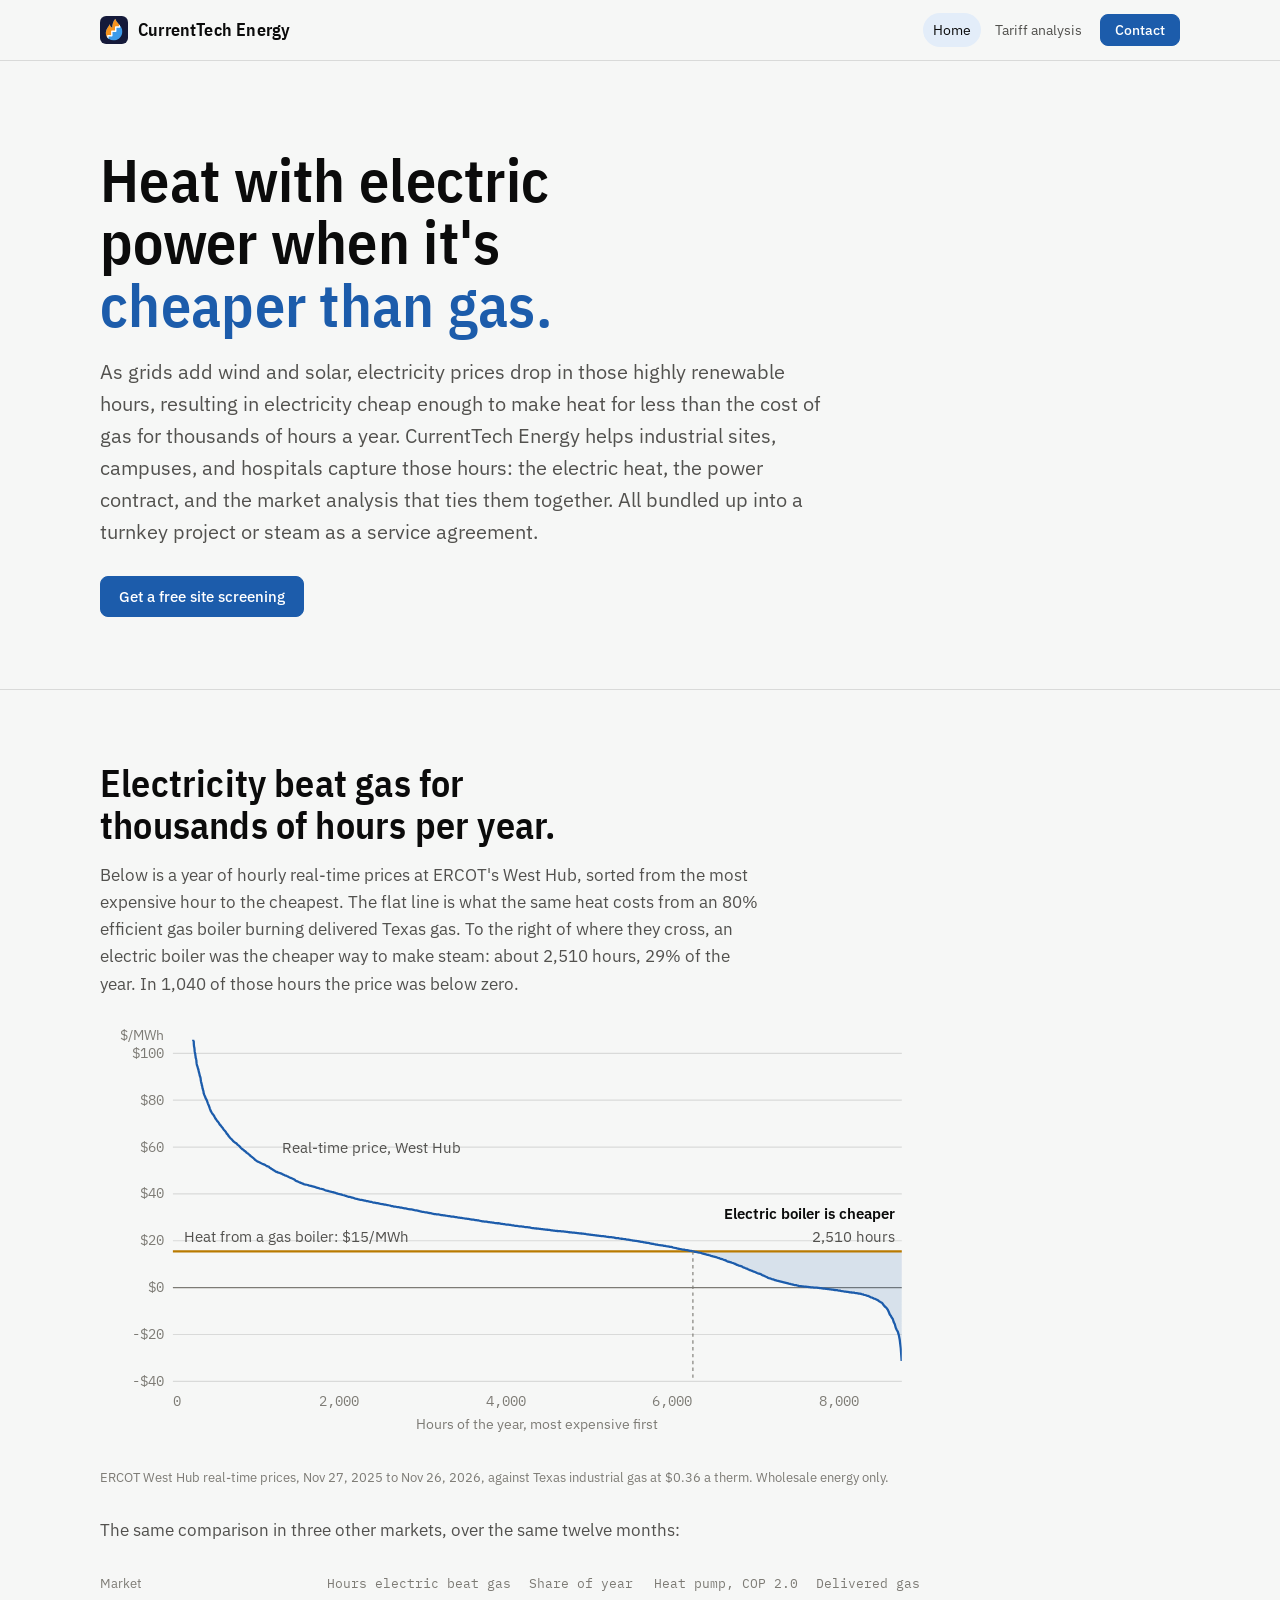
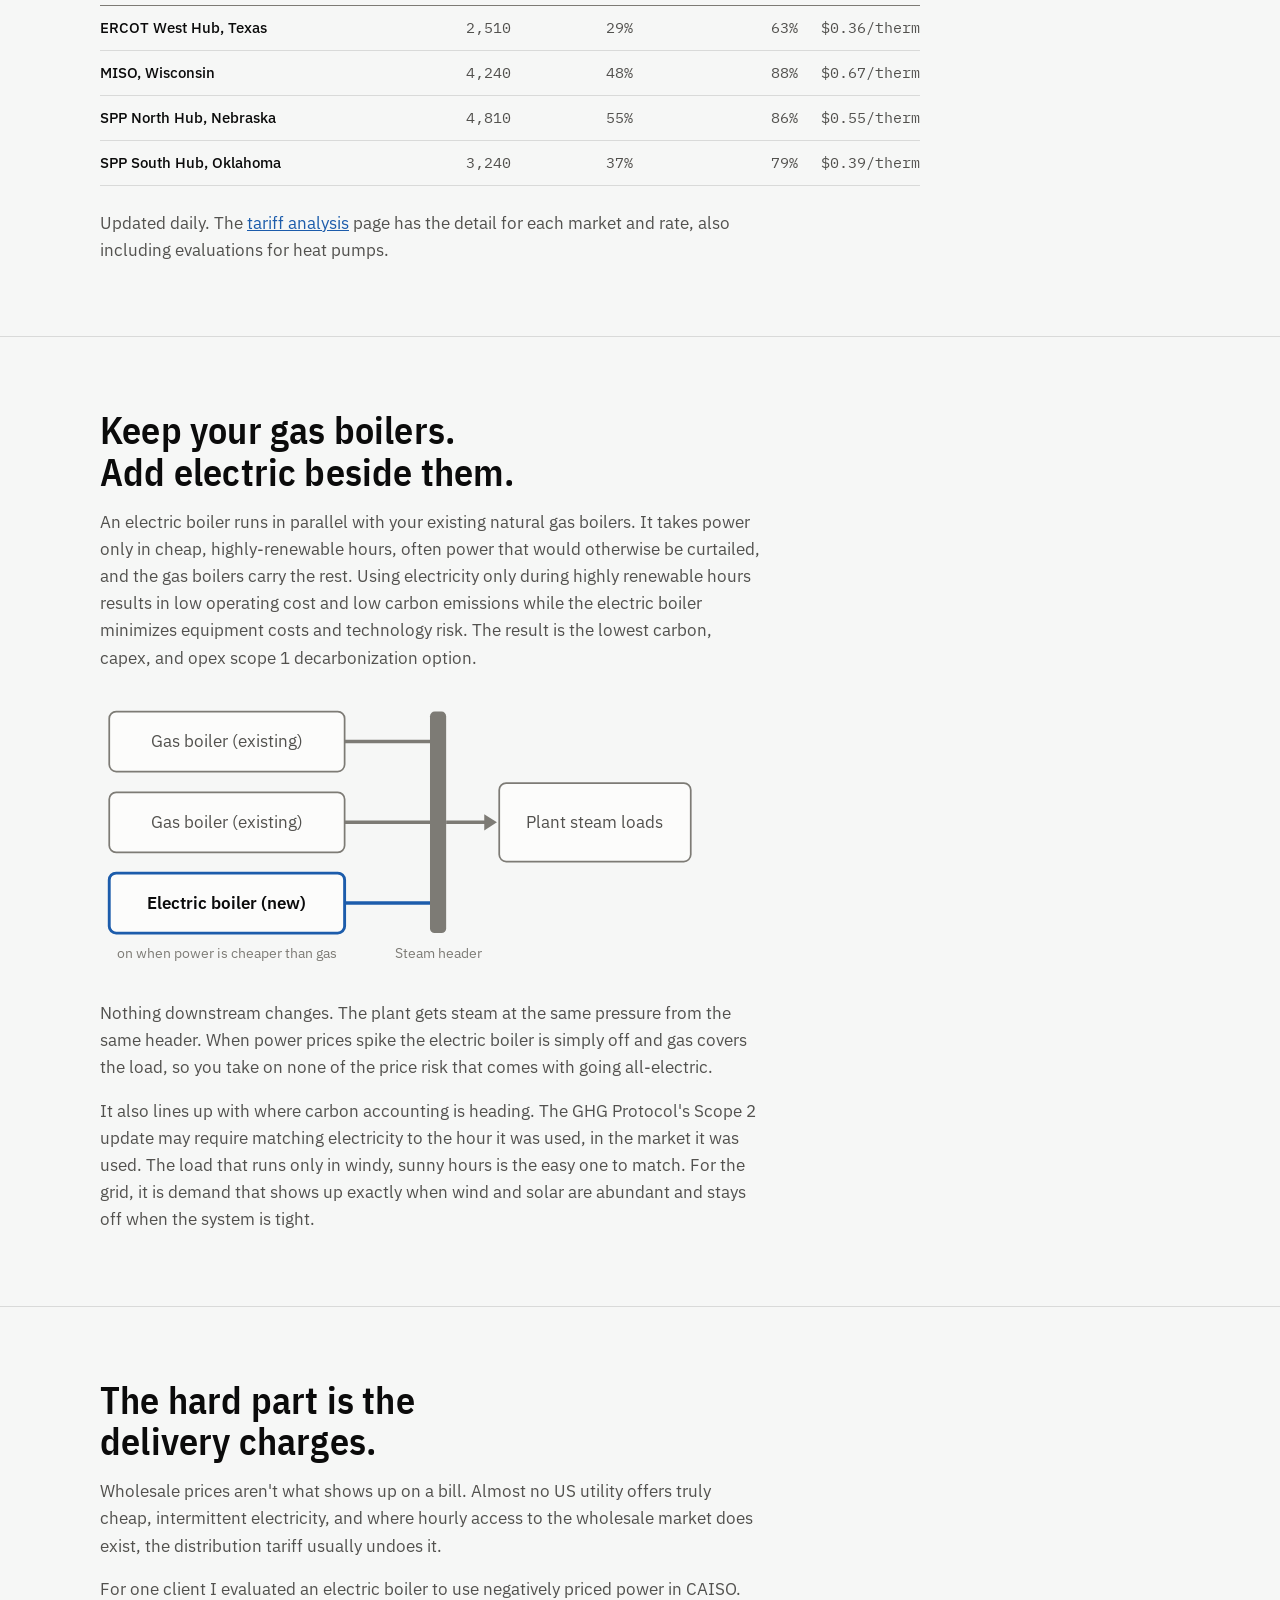
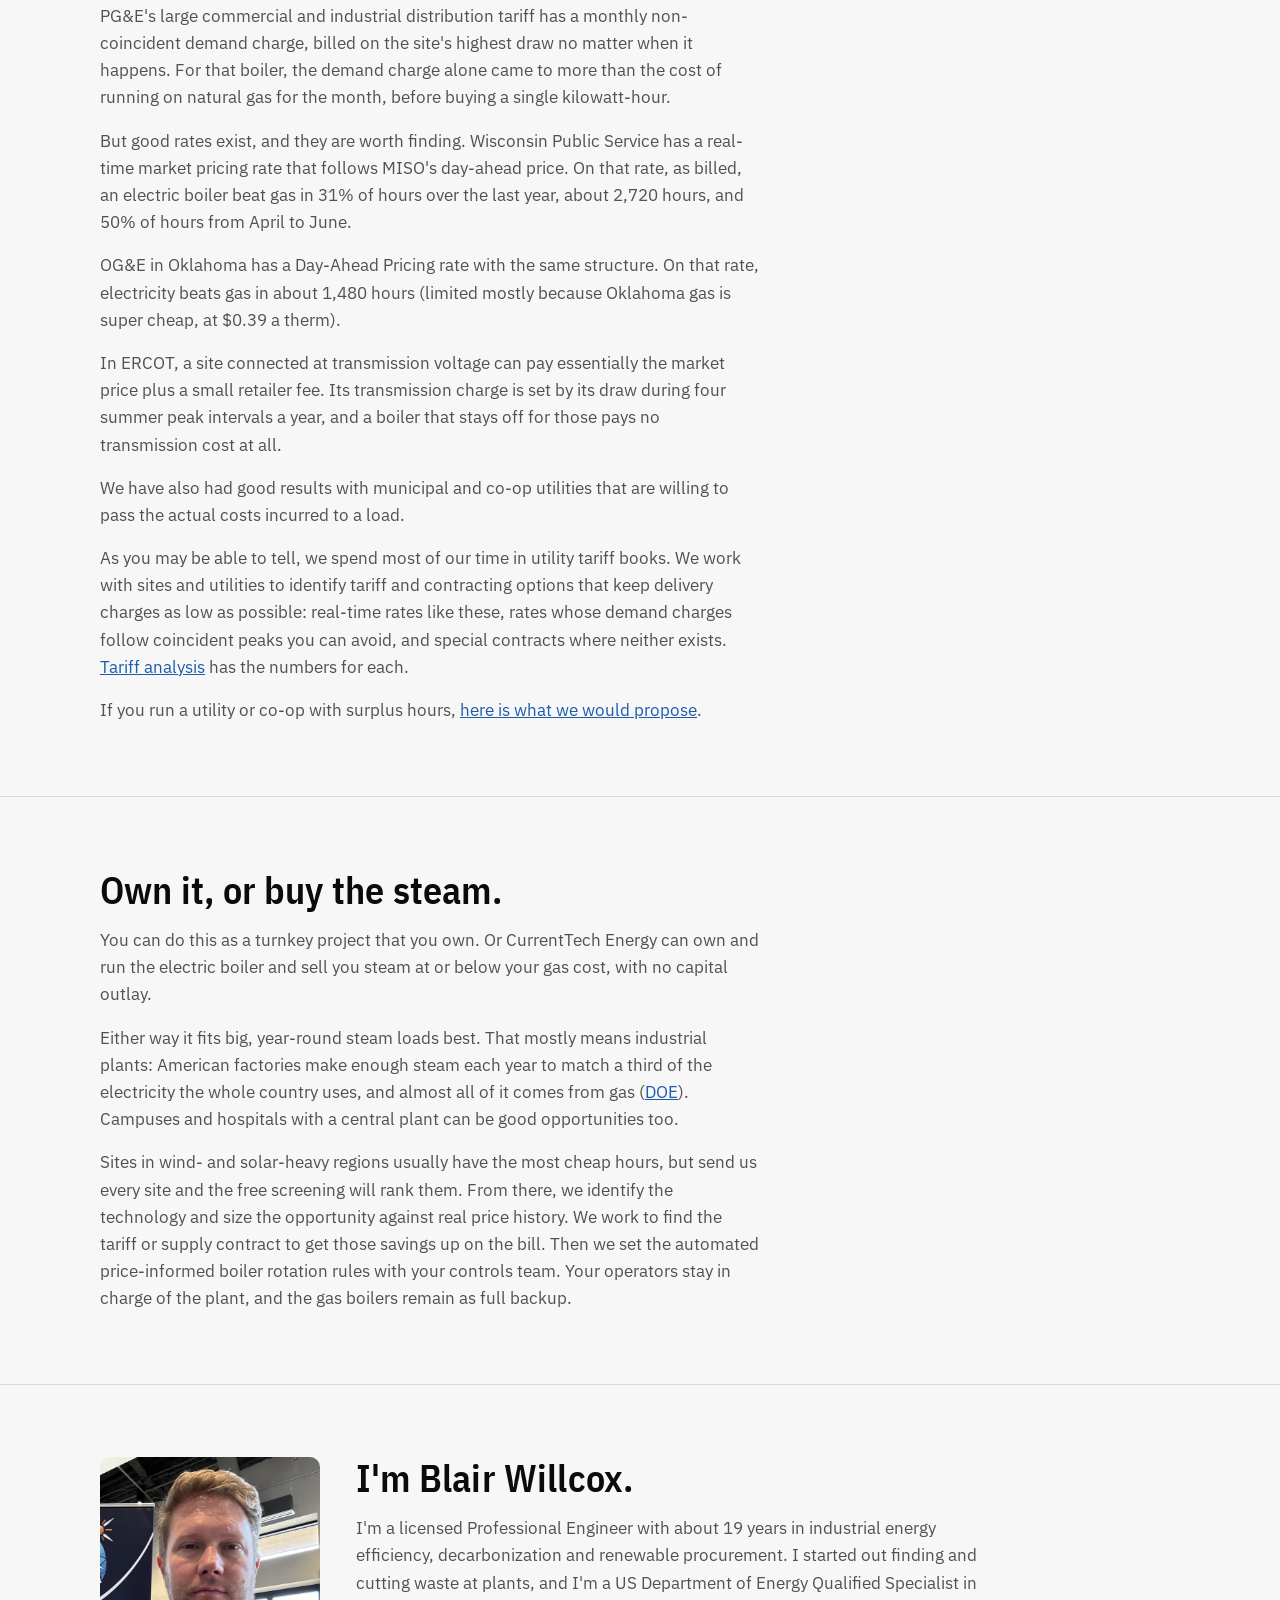
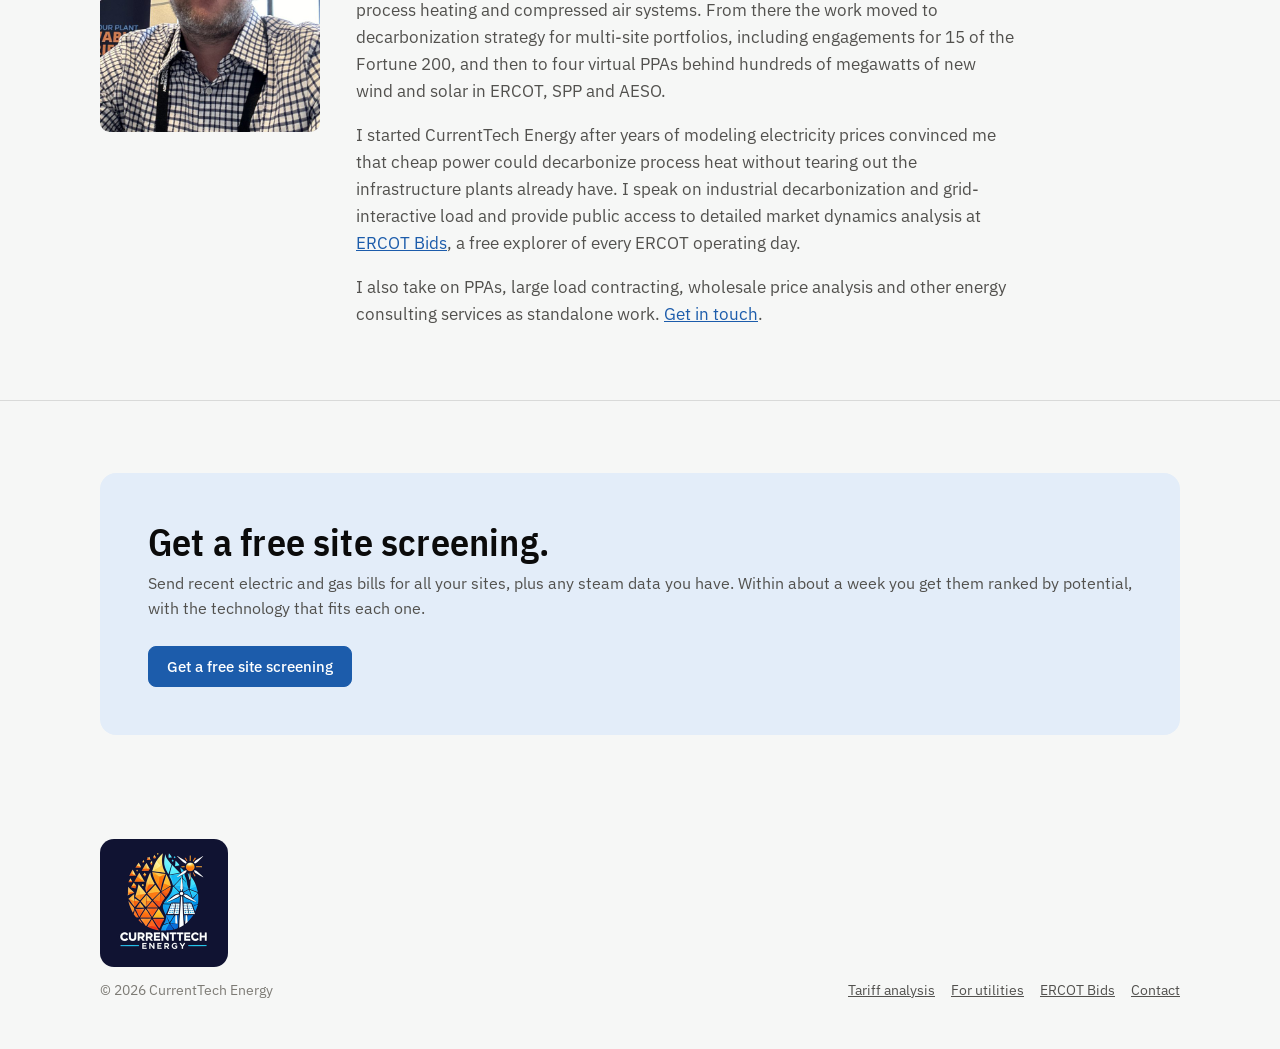
<file: index.html>
<!doctype html>
<html lang="en">
<head>
<meta charset="utf-8">
<meta name="viewport" content="width=device-width, initial-scale=1, viewport-fit=cover">
<title>CurrentTech Energy · Finding cheap, renewable electricity for flexible industrial heat</title>
<meta name="description" content="CurrentTech Energy helps industrial sites, campuses and hospitals make heat with electricity in the hours it is cheaper than gas, as a turnkey project or steam as a service.">
<link rel="canonical" href="https://currenttech.energy/">
<meta property="og:type" content="website">
<meta property="og:site_name" content="CurrentTech Energy">
<meta property="og:title" content="Heat with electric power when it's cheaper than gas">
<meta property="og:description" content="Electrification, large load contracting and PPAs, built on hour-by-hour wholesale market analysis.">
<meta property="og:url" content="https://currenttech.energy/">
<meta property="og:image" content="https://currenttech.energy/og-image.png">
<meta property="og:image:width" content="1200">
<meta property="og:image:height" content="630">
<meta property="og:image:alt" content="A year of hourly ERCOT West Hub prices, sorted, against the cost of heat from a gas boiler">
<meta name="twitter:card" content="summary_large_image">
<link rel="icon" href="favicon.svg" type="image/svg+xml">
<link rel="icon" href="favicon.ico" sizes="48x48">
<link rel="apple-touch-icon" href="apple-touch-icon.png">
<link rel="preconnect" href="https://fonts.googleapis.com">
<link rel="preconnect" href="https://fonts.gstatic.com" crossorigin>
<link rel="stylesheet" href="https://fonts.googleapis.com/css2?family=IBM+Plex+Mono:wght@400;500&family=IBM+Plex+Sans:wght@400;500;600&family=IBM+Plex+Sans+Condensed:wght@600&display=swap">
<link rel="stylesheet" href="style.css">
<script type="application/ld+json">
{"@context":"https://schema.org","@graph":[{"@type":"ProfessionalService","@id":"https://currenttech.energy/#org","name":"CurrentTech Energy","url":"https://currenttech.energy/","logo":"https://currenttech.energy/currenttech-logo.png","image":"https://currenttech.energy/og-image.png","founder":{"@id":"https://currenttech.energy/#blair"},"areaServed":"US","description":"Electrification of process heat, large load electricity contracting, PPAs and wholesale power market analysis.","knowsAbout":["Industrial electrification","Electric boilers","Industrial heat pumps","Steam as a service","Wholesale electricity prices","ERCOT","MISO","SPP","Large load contracting","Power purchase agreements"],"contactPoint":{"@type":"ContactPoint","contactType":"sales","url":"https://currenttech.energy/contact/"}},{"@type":"Person","@id":"https://currenttech.energy/#blair","name":"Blair Willcox","jobTitle":"Founder, PE","image":"https://currenttech.energy/blair-willcox.jpg","worksFor":{"@id":"https://currenttech.energy/#org"}},{"@type":"WebSite","@id":"https://currenttech.energy/#site","url":"https://currenttech.energy/","name":"CurrentTech Energy","publisher":{"@id":"https://currenttech.energy/#org"}}]}
</script>
</head>
<body>
<a class="skip" href="#main">Skip to content</a>
<header class="top">
  <div class="wrap">
    <a class="brand" href="./"><img src="favicon.svg" alt="" width="28" height="28"><span>CurrentTech Energy</span></a>
    <nav class="nav" aria-label="Main">
      <a href="./" class="home-link" aria-current="page">Home</a>
      <a href="tariff-analysis/" class="hide-sm">Tariff<span class="hide-xs"> analysis</span></a>
      <a class="btn small" href="contact/">Contact</a>
    </nav>
  </div>
</header>

<main id="main">
  <section class="hero">
    <div class="wrap">
      <h1>Heat with electric power when it's <em>cheaper than gas.</em></h1>
      <p class="lede">As grids add wind and solar, electricity prices drop in those highly renewable hours, resulting in electricity cheap enough to make heat for less than the cost of gas for thousands of hours a year. CurrentTech Energy helps industrial sites, campuses, and hospitals capture those hours: the electric heat, the power contract, and the market analysis that ties them together. All bundled up into a turnkey project or steam as a service agreement.</p>
      <div class="ctas">
        <a class="btn" href="contact/?topic=screening">Get a free site screening</a>
      </div>
    </div>
  </section>

  <section id="numbers">
    <!-- Values in data-stat elements are rewritten daily by scripts/prices/stats.py. Keep the data-stat and data-geom attributes. The duration curve is redrawn daily too. -->
    <div class="wrap">
      <h2>Electricity beat gas for thousands of hours per year.</h2>
      <div class="prose">
        <p>Below is a year of hourly real-time prices at ERCOT's West Hub, sorted from the most expensive hour to the cheapest. The flat line is what the same heat costs from an 80% efficient gas boiler burning delivered Texas gas. To the right of where they cross, an electric boiler was the cheaper way to make steam: about <span data-stat="ercot_west.eb_hours">2,510</span> hours, <span data-stat="ercot_west.eb_pct">29</span>% of the year. In <span data-stat="ercot_west.neg_hours">1,040</span> of those hours the price was below zero.</p>
      </div>
      <figure class="chart">
        <svg viewBox="0 0 720 360" role="img" aria-labelledby="dc-t dc-d" class="dc" id="dc">
<title id="dc-t">A year of hourly real-time prices at ERCOT West Hub, sorted from highest to lowest, against the cost of heat from a gas boiler</title>
<desc id="dc-d" data-stat="site.dc_desc">The sorted price curve falls below the gas boiler break-even line for roughly the cheapest 29 percent of hours, and below zero for about 12 percent.</desc>
<line class="dc-grid" x1="64" x2="704" y1="312.0" y2="312.0"/>
<text class="dc-tick" x="56" y="316.0" text-anchor="end">-$40</text>
<line class="dc-grid" x1="64" x2="704" y1="270.9" y2="270.9"/>
<text class="dc-tick" x="56" y="274.9" text-anchor="end">-$20</text>
<line class="dc-zero" x1="64" x2="704" y1="229.7" y2="229.7"/>
<text class="dc-tick" x="56" y="233.7" text-anchor="end">$0</text>
<line class="dc-grid" x1="64" x2="704" y1="188.6" y2="188.6"/>
<text class="dc-tick" x="56" y="192.6" text-anchor="end">$20</text>
<line class="dc-grid" x1="64" x2="704" y1="147.4" y2="147.4"/>
<text class="dc-tick" x="56" y="151.4" text-anchor="end">$40</text>
<line class="dc-grid" x1="64" x2="704" y1="106.3" y2="106.3"/>
<text class="dc-tick" x="56" y="110.3" text-anchor="end">$60</text>
<line class="dc-grid" x1="64" x2="704" y1="65.1" y2="65.1"/>
<text class="dc-tick" x="56" y="69.1" text-anchor="end">$80</text>
<line class="dc-grid" x1="64" x2="704" y1="24.0" y2="24.0"/>
<text class="dc-tick" x="56" y="28.0" text-anchor="end">$100</text>
<text class="dc-tick" x="64.0" y="334" text-anchor="start">0</text>
<text class="dc-tick" x="210.1" y="334" text-anchor="middle">2,000</text>
<text class="dc-tick" x="356.2" y="334" text-anchor="middle">4,000</text>
<text class="dc-tick" x="502.4" y="334" text-anchor="middle">6,000</text>
<text class="dc-tick" x="648.5" y="334" text-anchor="middle">8,000</text>
<text class="dc-axis" x="384.0" y="354" text-anchor="middle">Hours of the year, most expensive first</text>
<text class="dc-axis" x="56" y="12" text-anchor="end">$/MWh</text>
<path class="dc-area" data-geom="dc.area" d="M520.6,197.9 L520.8,197.9 L521.6,198.0 L522.5,198.3 L523.4,198.4 L524.3,198.6 L525.2,198.8 L526.0,198.9 L526.9,199.1 L527.8,199.3 L528.7,199.6 L529.5,199.8 L530.4,200.1 L531.3,200.4 L532.2,200.6 L533.0,200.9 L533.9,201.0 L534.8,201.3 L535.7,201.5 L536.5,201.8 L537.4,202.0 L538.3,202.3 L539.2,202.5 L540.1,202.8 L540.9,203.0 L541.8,203.3 L542.7,203.6 L543.6,203.8 L544.4,204.2 L545.3,204.4 L546.2,204.6 L547.1,205.0 L547.9,205.3 L548.8,205.6 L549.7,206.0 L550.6,206.5 L551.5,206.9 L552.3,207.0 L553.2,207.3 L554.1,207.6 L555.0,207.9 L555.8,208.1 L556.7,208.5 L557.6,208.9 L558.5,209.3 L559.3,209.8 L560.2,210.0 L561.1,210.4 L562.0,210.6 L562.8,210.8 L563.7,211.2 L564.6,211.8 L565.5,212.1 L566.4,212.5 L567.2,212.8 L568.1,213.1 L569.0,213.6 L569.9,214.0 L570.7,214.4 L571.6,214.7 L572.5,215.0 L573.4,215.4 L574.2,215.7 L575.1,216.0 L576.0,216.4 L576.9,216.9 L577.8,217.2 L578.6,217.4 L579.5,217.7 L580.4,218.0 L581.3,218.6 L582.1,219.0 L583.0,219.3 L583.9,219.8 L584.8,220.2 L585.6,220.5 L586.5,221.1 L587.4,221.4 L588.3,221.6 L589.2,221.9 L590.0,222.2 L590.9,222.4 L591.8,222.7 L592.7,223.2 L593.5,223.3 L594.4,223.6 L595.3,223.8 L596.2,224.0 L597.0,224.3 L597.9,224.5 L598.8,224.7 L599.7,224.9 L600.5,225.2 L601.4,225.4 L602.3,225.6 L603.2,225.8 L604.1,226.0 L604.9,226.2 L605.8,226.4 L606.7,226.7 L607.6,226.8 L608.4,227.0 L609.3,227.3 L610.2,227.5 L611.1,227.6 L611.9,227.8 L612.8,228.0 L613.7,228.3 L614.6,228.4 L615.5,228.5 L616.3,228.6 L617.2,228.7 L618.1,228.8 L619.0,228.9 L619.8,228.9 L620.7,229.0 L621.6,229.1 L622.5,229.2 L623.3,229.3 L624.2,229.4 L625.1,229.5 L626.0,229.6 L626.8,229.7 L627.7,229.7 L628.6,229.8 L629.5,229.8 L630.4,229.9 L631.2,230.0 L632.1,230.1 L633.0,230.2 L633.9,230.3 L634.7,230.5 L635.6,230.6 L636.5,230.7 L637.4,230.8 L638.2,230.9 L639.1,231.0 L640.0,231.1 L640.9,231.2 L641.8,231.3 L642.6,231.4 L643.5,231.5 L644.4,231.7 L645.3,231.8 L646.1,231.9 L647.0,232.0 L647.9,232.2 L648.8,232.3 L649.6,232.4 L650.5,232.6 L651.4,232.7 L652.3,232.9 L653.2,233.1 L654.0,233.2 L654.9,233.3 L655.8,233.4 L656.7,233.5 L657.5,233.6 L658.4,233.8 L659.3,233.9 L660.2,234.0 L661.0,234.2 L661.9,234.2 L662.8,234.4 L663.7,234.5 L664.5,234.6 L665.4,234.7 L666.3,234.9 L667.2,235.0 L668.1,235.2 L668.9,235.4 L669.8,235.6 L670.7,236.0 L671.6,236.2 L672.4,236.4 L673.3,236.7 L674.2,236.9 L675.1,237.3 L675.9,237.7 L676.8,238.2 L677.7,238.4 L678.6,238.8 L679.5,239.3 L680.3,239.5 L681.2,239.9 L682.1,240.3 L683.0,240.8 L683.8,241.4 L684.7,242.0 L685.6,242.6 L686.5,243.0 L687.3,243.9 L688.2,245.2 L689.1,246.3 L690.0,247.0 L690.8,247.9 L691.7,249.1 L692.6,251.1 L693.5,253.3 L694.4,254.5 L695.2,256.1 L696.1,257.3 L697.0,260.2 L697.9,261.9 L698.7,265.0 L699.6,266.9 L700.5,268.4 L701.4,271.4 L702.2,275.5 L703.1,282.9 L703.9,294.1 L704.0,197.9 Z"/>
<line class="dc-gas" data-geom="dc.gas" x1="64" x2="704" y1="197.9" y2="197.9"/>
<clipPath id="dc-clip"><rect x="64" y="12" width="640" height="302"/></clipPath>
<path class="dc-price" data-geom="dc.price" clip-path="url(#dc-clip)" d="M64.0,-593.1 L64.1,-593.1 L64.3,-593.1 L64.4,-593.1 L64.6,-593.1 L64.7,-593.1 L64.9,-593.1 L65.0,-593.1 L65.2,-593.1 L65.3,-593.1 L65.5,-593.1 L65.6,-593.1 L65.8,-589.5 L65.9,-564.4 L66.0,-542.0 L66.2,-503.9 L66.3,-460.5 L66.5,-448.3 L66.6,-434.0 L66.8,-426.0 L66.9,-392.0 L67.1,-380.7 L67.2,-367.5 L67.4,-359.2 L67.5,-353.5 L67.7,-338.1 L67.8,-328.5 L67.9,-325.9 L68.1,-317.5 L68.2,-314.4 L68.4,-304.2 L68.5,-283.4 L68.7,-270.8 L68.8,-263.5 L69.0,-253.8 L69.1,-244.1 L69.3,-236.0 L69.4,-234.6 L69.6,-233.8 L69.7,-230.4 L69.8,-227.7 L70.0,-217.7 L70.1,-209.0 L70.3,-204.1 L70.4,-192.5 L70.6,-188.0 L70.7,-177.7 L70.9,-172.1 L71.0,-164.8 L71.2,-163.5 L71.3,-158.9 L71.5,-152.6 L71.6,-150.3 L71.7,-140.8 L71.9,-135.5 L72.0,-130.6 L72.2,-128.4 L72.3,-127.7 L72.5,-122.9 L72.6,-117.8 L72.8,-115.5 L72.9,-114.4 L73.1,-110.1 L73.2,-109.3 L73.4,-107.9 L73.5,-105.6 L73.6,-100.2 L73.8,-98.4 L73.9,-97.2 L74.1,-91.9 L74.2,-89.0 L74.4,-88.4 L74.5,-84.4 L74.7,-84.2 L74.8,-81.0 L75.0,-80.0 L75.1,-77.2 L75.3,-76.3 L75.4,-73.8 L75.5,-72.6 L75.7,-71.6 L75.8,-62.7 L76.0,-61.0 L76.1,-60.3 L76.3,-55.5 L76.4,-54.5 L76.6,-53.7 L76.7,-51.6 L76.9,-51.0 L77.0,-47.8 L77.2,-46.3 L77.3,-45.0 L77.4,-43.4 L77.6,-42.1 L77.7,-38.5 L77.9,-34.4 L78.0,-32.0 L78.2,-29.5 L78.3,-26.7 L78.5,-26.0 L78.6,-25.4 L78.8,-23.8 L78.9,-22.8 L79.1,-21.2 L79.2,-19.1 L79.3,-18.2 L79.5,-14.2 L79.6,-13.5 L79.8,-13.1 L79.9,-10.3 L80.1,-8.1 L80.2,-4.4 L80.4,-3.9 L80.5,-2.5 L80.7,-0.4 L80.8,3.6 L80.9,5.6 L81.1,6.1 L81.2,7.4 L81.4,7.6 L81.5,8.4 L81.7,9.6 L81.8,12.4 L82.0,12.7 L82.1,13.0 L82.3,13.5 L82.4,16.1 L82.6,18.2 L82.7,18.5 L82.8,18.7 L83.0,20.4 L83.1,22.1 L83.3,23.0 L83.4,24.0 L83.6,24.0 L83.7,25.7 L83.9,26.4 L84.0,27.8 L84.2,28.4 L84.3,28.7 L84.5,29.5 L84.6,29.8 L84.7,31.7 L84.9,33.3 L85.0,33.7 L85.2,34.7 L85.3,34.8 L85.5,35.4 L85.6,35.7 L85.8,36.4 L85.9,36.8 L86.1,37.6 L86.2,38.0 L86.4,38.1 L86.5,39.3 L86.6,39.5 L86.8,40.1 L86.9,40.9 L87.1,41.1 L87.2,41.9 L87.4,42.5 L87.5,43.3 L87.7,43.7 L87.8,44.5 L88.0,44.7 L88.1,44.7 L88.3,45.8 L88.4,46.6 L88.5,47.7 L88.7,48.7 L88.8,49.1 L89.0,50.2 L89.1,50.5 L89.3,50.9 L89.4,52.2 L89.6,52.3 L89.7,52.8 L89.9,53.9 L90.0,54.7 L90.2,54.9 L90.3,55.6 L90.4,56.1 L90.6,56.5 L90.7,56.9 L90.9,57.7 L91.0,59.0 L91.2,59.2 L91.3,59.7 L91.5,60.2 L91.6,60.5 L91.8,61.0 L91.9,61.3 L92.1,61.7 L92.2,61.8 L92.3,62.0 L92.5,62.9 L92.6,63.0 L92.8,63.3 L92.9,63.7 L93.1,64.0 L93.8,65.3 L94.7,67.9 L95.6,70.0 L96.4,72.3 L97.3,74.7 L98.2,76.2 L99.1,77.5 L99.9,78.5 L100.8,80.2 L101.7,81.7 L102.6,82.9 L103.5,84.0 L104.3,85.1 L105.2,86.6 L106.1,87.5 L107.0,88.8 L107.8,89.6 L108.7,91.1 L109.6,92.0 L110.5,93.0 L111.3,94.5 L112.2,95.4 L113.1,96.9 L114.0,97.9 L114.8,98.8 L115.7,99.6 L116.6,100.6 L117.5,101.5 L118.4,102.3 L119.2,102.7 L120.1,103.4 L121.0,104.4 L121.9,105.0 L122.7,105.8 L123.6,106.9 L124.5,107.8 L125.4,108.4 L126.2,109.0 L127.1,109.8 L128.0,110.4 L128.9,111.4 L129.8,111.9 L130.6,112.6 L131.5,113.4 L132.4,114.3 L133.3,115.0 L134.1,115.6 L135.0,116.3 L135.9,117.2 L136.8,117.9 L137.6,118.5 L138.5,119.1 L139.4,119.4 L140.3,119.8 L141.2,120.3 L142.0,120.7 L142.9,121.1 L143.8,121.5 L144.7,121.9 L145.5,122.4 L146.4,123.0 L147.3,123.3 L148.2,123.5 L149.0,124.5 L149.9,124.9 L150.8,125.6 L151.7,126.1 L152.5,126.7 L153.4,127.2 L154.3,127.8 L155.2,128.1 L156.1,128.5 L156.9,128.8 L157.8,129.1 L158.7,129.4 L159.6,129.8 L160.4,130.3 L161.3,130.6 L162.2,131.1 L163.1,131.3 L163.9,131.7 L164.8,132.0 L165.7,132.6 L166.6,133.0 L167.5,133.4 L168.3,133.7 L169.2,134.1 L170.1,134.5 L171.0,135.0 L171.8,135.9 L172.7,136.2 L173.6,136.6 L174.5,137.0 L175.3,137.3 L176.2,137.8 L177.1,138.0 L178.0,138.4 L178.8,138.8 L179.7,139.1 L180.6,139.2 L181.5,139.4 L182.4,139.6 L183.2,139.9 L184.1,140.1 L185.0,140.3 L185.9,140.6 L186.7,140.9 L187.6,141.1 L188.5,141.3 L189.4,141.6 L190.2,142.0 L191.1,142.2 L192.0,142.4 L192.9,142.7 L193.8,142.9 L194.6,143.1 L195.5,143.3 L196.4,143.6 L197.3,144.0 L198.1,144.3 L199.0,144.5 L199.9,144.7 L200.8,145.0 L201.6,145.2 L202.5,145.5 L203.4,145.7 L204.3,145.8 L205.2,146.1 L206.0,146.4 L206.9,146.6 L207.8,146.9 L208.7,147.2 L209.5,147.4 L210.4,147.7 L211.3,147.8 L212.2,148.1 L213.0,148.4 L213.9,148.6 L214.8,148.8 L215.7,149.1 L216.5,149.4 L217.4,149.7 L218.3,150.0 L219.2,150.1 L220.1,150.3 L220.9,150.6 L221.8,150.7 L222.7,151.0 L223.6,151.3 L224.4,151.5 L225.3,151.7 L226.2,152.0 L227.1,152.2 L227.9,152.4 L228.8,152.6 L229.7,152.7 L230.6,152.9 L231.5,153.1 L232.3,153.3 L233.2,153.4 L234.1,153.7 L235.0,153.8 L235.8,154.0 L236.7,154.2 L237.6,154.4 L238.5,154.5 L239.3,154.8 L240.2,155.0 L241.1,155.1 L242.0,155.3 L242.8,155.5 L243.7,155.6 L244.6,155.8 L245.5,156.0 L246.4,156.1 L247.2,156.3 L248.1,156.4 L249.0,156.6 L249.9,156.8 L250.7,156.9 L251.6,157.1 L252.5,157.2 L253.4,157.4 L254.2,157.6 L255.1,157.8 L256.0,158.1 L256.9,158.2 L257.8,158.5 L258.6,158.6 L259.5,158.7 L260.4,158.9 L261.3,159.0 L262.1,159.1 L263.0,159.2 L263.9,159.4 L264.8,159.5 L265.6,159.7 L266.5,159.9 L267.4,160.1 L268.3,160.2 L269.2,160.4 L270.0,160.6 L270.9,160.7 L271.8,160.9 L272.7,161.0 L273.5,161.1 L274.4,161.3 L275.3,161.5 L276.2,161.7 L277.0,161.8 L277.9,161.9 L278.8,162.1 L279.7,162.3 L280.5,162.6 L281.4,162.7 L282.3,163.0 L283.2,163.2 L284.1,163.3 L284.9,163.5 L285.8,163.6 L286.7,163.7 L287.6,163.9 L288.4,164.1 L289.3,164.2 L290.2,164.4 L291.1,164.6 L291.9,164.8 L292.8,164.9 L293.7,165.1 L294.6,165.2 L295.5,165.3 L296.3,165.5 L297.2,165.5 L298.1,165.7 L299.0,165.8 L299.8,166.0 L300.7,166.1 L301.6,166.2 L302.5,166.3 L303.3,166.4 L304.2,166.6 L305.1,166.8 L306.0,166.9 L306.8,167.0 L307.7,167.1 L308.6,167.3 L309.5,167.4 L310.4,167.4 L311.2,167.7 L312.1,167.8 L313.0,167.9 L313.9,168.1 L314.7,168.2 L315.6,168.3 L316.5,168.4 L317.4,168.5 L318.2,168.6 L319.1,168.8 L320.0,169.0 L320.9,169.1 L321.8,169.2 L322.6,169.3 L323.5,169.4 L324.4,169.5 L325.3,169.7 L326.1,169.9 L327.0,170.0 L327.9,170.1 L328.8,170.2 L329.6,170.4 L330.5,170.5 L331.4,170.7 L332.3,170.7 L333.2,171.0 L334.0,171.2 L334.9,171.3 L335.8,171.5 L336.7,171.6 L337.5,171.7 L338.4,171.7 L339.3,171.8 L340.2,172.0 L341.0,172.2 L341.9,172.3 L342.8,172.4 L343.7,172.5 L344.5,172.6 L345.4,172.7 L346.3,172.9 L347.2,173.0 L348.1,173.1 L348.9,173.2 L349.8,173.2 L350.7,173.3 L351.6,173.5 L352.4,173.7 L353.3,173.8 L354.2,173.9 L355.1,174.0 L355.9,174.2 L356.8,174.3 L357.7,174.4 L358.6,174.5 L359.5,174.6 L360.3,174.7 L361.2,174.9 L362.1,175.0 L363.0,175.1 L363.8,175.3 L364.7,175.4 L365.6,175.5 L366.5,175.6 L367.3,175.8 L368.2,175.9 L369.1,175.9 L370.0,176.0 L370.8,176.1 L371.7,176.2 L372.6,176.4 L373.5,176.5 L374.4,176.6 L375.2,176.7 L376.1,176.8 L377.0,176.9 L377.9,177.1 L378.7,177.3 L379.6,177.4 L380.5,177.5 L381.4,177.6 L382.2,177.7 L383.1,177.8 L384.0,177.9 L384.9,178.0 L385.8,178.1 L386.6,178.1 L387.5,178.3 L388.4,178.4 L389.3,178.5 L390.1,178.6 L391.0,178.7 L391.9,178.8 L392.8,178.9 L393.6,179.0 L394.5,179.1 L395.4,179.2 L396.3,179.4 L397.2,179.5 L398.0,179.6 L398.9,179.7 L399.8,179.8 L400.7,179.9 L401.5,180.0 L402.4,180.1 L403.3,180.2 L404.2,180.2 L405.0,180.3 L405.9,180.4 L406.8,180.4 L407.7,180.5 L408.5,180.6 L409.4,180.7 L410.3,180.8 L411.2,181.0 L412.1,181.1 L412.9,181.2 L413.8,181.3 L414.7,181.4 L415.6,181.4 L416.4,181.5 L417.3,181.6 L418.2,181.7 L419.1,181.8 L419.9,181.9 L420.8,182.0 L421.7,182.1 L422.6,182.2 L423.5,182.3 L424.3,182.4 L425.2,182.5 L426.1,182.6 L427.0,182.8 L427.8,182.9 L428.7,183.0 L429.6,183.1 L430.5,183.2 L431.3,183.4 L432.2,183.5 L433.1,183.6 L434.0,183.7 L434.8,183.8 L435.7,183.9 L436.6,184.1 L437.5,184.1 L438.4,184.2 L439.2,184.3 L440.1,184.4 L441.0,184.5 L441.9,184.6 L442.7,184.7 L443.6,184.8 L444.5,185.0 L445.4,185.1 L446.2,185.1 L447.1,185.3 L448.0,185.3 L448.9,185.4 L449.8,185.5 L450.6,185.7 L451.5,185.8 L452.4,186.0 L453.3,186.2 L454.1,186.2 L455.0,186.3 L455.9,186.5 L456.8,186.6 L457.6,186.8 L458.5,186.8 L459.4,187.0 L460.3,187.1 L461.2,187.2 L462.0,187.4 L462.9,187.6 L463.8,187.6 L464.7,187.8 L465.5,187.9 L466.4,188.1 L467.3,188.2 L468.2,188.4 L469.0,188.5 L469.9,188.6 L470.8,188.7 L471.7,188.8 L472.5,189.0 L473.4,189.1 L474.3,189.3 L475.2,189.5 L476.1,189.6 L476.9,189.7 L477.8,189.9 L478.7,190.1 L479.6,190.2 L480.4,190.4 L481.3,190.5 L482.2,190.6 L483.1,190.9 L483.9,191.1 L484.8,191.2 L485.7,191.4 L486.6,191.6 L487.5,191.7 L488.3,191.9 L489.2,192.0 L490.1,192.2 L491.0,192.3 L491.8,192.5 L492.7,192.6 L493.6,192.7 L494.5,192.8 L495.3,193.0 L496.2,193.1 L497.1,193.3 L498.0,193.4 L498.8,193.6 L499.7,193.7 L500.6,193.9 L501.5,194.0 L502.4,194.2 L503.2,194.5 L504.1,194.7 L505.0,194.9 L505.9,195.0 L506.7,195.2 L507.6,195.4 L508.5,195.6 L509.4,195.8 L510.2,196.0 L511.1,196.2 L512.0,196.3 L512.9,196.4 L513.8,196.6 L514.6,196.7 L515.5,196.8 L516.4,197.0 L517.3,197.2 L518.1,197.4 L519.0,197.5 L519.9,197.7 L520.8,197.9 L521.6,198.0 L522.5,198.3 L523.4,198.4 L524.3,198.6 L525.2,198.8 L526.0,198.9 L526.9,199.1 L527.8,199.3 L528.7,199.6 L529.5,199.8 L530.4,200.1 L531.3,200.4 L532.2,200.6 L533.0,200.9 L533.9,201.0 L534.8,201.3 L535.7,201.5 L536.5,201.8 L537.4,202.0 L538.3,202.3 L539.2,202.5 L540.1,202.8 L540.9,203.0 L541.8,203.3 L542.7,203.6 L543.6,203.8 L544.4,204.2 L545.3,204.4 L546.2,204.6 L547.1,205.0 L547.9,205.3 L548.8,205.6 L549.7,206.0 L550.6,206.5 L551.5,206.9 L552.3,207.0 L553.2,207.3 L554.1,207.6 L555.0,207.9 L555.8,208.1 L556.7,208.5 L557.6,208.9 L558.5,209.3 L559.3,209.8 L560.2,210.0 L561.1,210.4 L562.0,210.6 L562.8,210.8 L563.7,211.2 L564.6,211.8 L565.5,212.1 L566.4,212.5 L567.2,212.8 L568.1,213.1 L569.0,213.6 L569.9,214.0 L570.7,214.4 L571.6,214.7 L572.5,215.0 L573.4,215.4 L574.2,215.7 L575.1,216.0 L576.0,216.4 L576.9,216.9 L577.8,217.2 L578.6,217.4 L579.5,217.7 L580.4,218.0 L581.3,218.6 L582.1,219.0 L583.0,219.3 L583.9,219.8 L584.8,220.2 L585.6,220.5 L586.5,221.1 L587.4,221.4 L588.3,221.6 L589.2,221.9 L590.0,222.2 L590.9,222.4 L591.8,222.7 L592.7,223.2 L593.5,223.3 L594.4,223.6 L595.3,223.8 L596.2,224.0 L597.0,224.3 L597.9,224.5 L598.8,224.7 L599.7,224.9 L600.5,225.2 L601.4,225.4 L602.3,225.6 L603.2,225.8 L604.1,226.0 L604.9,226.2 L605.8,226.4 L606.7,226.7 L607.6,226.8 L608.4,227.0 L609.3,227.3 L610.2,227.5 L611.1,227.6 L611.9,227.8 L612.8,228.0 L613.7,228.3 L614.6,228.4 L615.5,228.5 L616.3,228.6 L617.2,228.7 L618.1,228.8 L619.0,228.9 L619.8,228.9 L620.7,229.0 L621.6,229.1 L622.5,229.2 L623.3,229.3 L624.2,229.4 L625.1,229.5 L626.0,229.6 L626.8,229.7 L627.7,229.7 L628.6,229.8 L629.5,229.8 L630.4,229.9 L631.2,230.0 L632.1,230.1 L633.0,230.2 L633.9,230.3 L634.7,230.5 L635.6,230.6 L636.5,230.7 L637.4,230.8 L638.2,230.9 L639.1,231.0 L640.0,231.1 L640.9,231.2 L641.8,231.3 L642.6,231.4 L643.5,231.5 L644.4,231.7 L645.3,231.8 L646.1,231.9 L647.0,232.0 L647.9,232.2 L648.8,232.3 L649.6,232.4 L650.5,232.6 L651.4,232.7 L652.3,232.9 L653.2,233.1 L654.0,233.2 L654.9,233.3 L655.8,233.4 L656.7,233.5 L657.5,233.6 L658.4,233.8 L659.3,233.9 L660.2,234.0 L661.0,234.2 L661.9,234.2 L662.8,234.4 L663.7,234.5 L664.5,234.6 L665.4,234.7 L666.3,234.9 L667.2,235.0 L668.1,235.2 L668.9,235.4 L669.8,235.6 L670.7,236.0 L671.6,236.2 L672.4,236.4 L673.3,236.7 L674.2,236.9 L675.1,237.3 L675.9,237.7 L676.8,238.2 L677.7,238.4 L678.6,238.8 L679.5,239.3 L680.3,239.5 L681.2,239.9 L682.1,240.3 L683.0,240.8 L683.8,241.4 L684.7,242.0 L685.6,242.6 L686.5,243.0 L687.3,243.9 L688.2,245.2 L689.1,246.3 L690.0,247.0 L690.8,247.9 L691.7,249.1 L692.6,251.1 L693.5,253.3 L694.4,254.5 L695.2,256.1 L696.1,257.3 L697.0,260.2 L697.9,261.9 L698.7,265.0 L699.6,266.9 L700.5,268.4 L701.4,271.4 L702.2,275.5 L703.1,282.9 L703.9,294.1"/>
<line class="dc-cross" data-geom="dc.cross" x1="520.6" x2="520.6" y1="197.9" y2="312"/>
<text class="dc-label dc-opt" data-geom="dc.gas_label" x="74" y="189.9">Heat from a gas boiler: $<tspan data-stat="ercot_west.breakeven_eb">15</tspan>/MWh</text>
<text class="dc-label dc-opt" data-geom="dc.price_label" x="160" y="111.1">Real-time price, West Hub</text>
<text class="dc-label dc-strong dc-l1" data-geom="dc.eb_label" x="698" y="169.9" text-anchor="end">Electric boiler is cheaper</text>
<text class="dc-label" data-geom="dc.eb_hours" x="698" y="189.9" text-anchor="end"><tspan data-stat="ercot_west.eb_hours">2,510</tspan> hours</text>
<g id="dc-hover" visibility="hidden"><line class="dc-hair" id="dc-hair" y1="24" y2="312"/><circle class="dc-dot" id="dc-dot" r="4.5"/></g>
<rect id="dc-hit" x="64" y="24" width="640" height="288" fill="transparent"/>
</svg>
        <p class="chart-tip" id="dc-tip" role="status" aria-live="off"></p>
        <figcaption>ERCOT West Hub real-time prices, <span data-stat="site.ercot_period">Nov 27, 2025 to Nov 26, 2026</span>, against Texas industrial gas at $<span data-stat="ercot_west.gas_usd_therm">0.36</span> a therm. Wholesale energy only.</figcaption>
      </figure>
      <div class="prose">
        <p>The same comparison in three other markets, over the same twelve months:</p>
      </div>
      <table class="plain">
        <thead><tr><th scope="col">Market</th><th scope="col" class="num">Hours electric beat gas</th><th scope="col" class="num">Share of year</th><th scope="col" class="num">Heat pump, COP 2.0</th><th scope="col" class="num">Delivered gas</th></tr></thead>
        <tbody>
          <tr><th scope="row">ERCOT West Hub, Texas</th><td class="num"><span data-stat="ercot_west.eb_hours">2,510</span></td><td class="num"><span data-stat="ercot_west.eb_pct">29</span>%</td><td class="num"><span data-stat="ercot_west.hp_pct">63</span>%</td><td class="num">$<span data-stat="ercot_west.gas_usd_therm">0.36</span>/therm</td></tr>
          <tr><th scope="row">MISO, Wisconsin</th><td class="num"><span data-stat="wisconsin_rt_lmp.eb_hours">4,240</span></td><td class="num"><span data-stat="wisconsin_rt_lmp.eb_pct">48</span>%</td><td class="num"><span data-stat="wisconsin_rt_lmp.hp_pct">88</span>%</td><td class="num">$<span data-stat="wisconsin_rt_lmp.gas_usd_therm">0.67</span>/therm</td></tr>
          <tr><th scope="row">SPP North Hub, Nebraska</th><td class="num"><span data-stat="spp_north.eb_hours">4,810</span></td><td class="num"><span data-stat="spp_north.eb_pct">55</span>%</td><td class="num"><span data-stat="spp_north.hp_pct">86</span>%</td><td class="num">$<span data-stat="spp_north.gas_usd_therm">0.55</span>/therm</td></tr>
          <tr><th scope="row">SPP South Hub, Oklahoma</th><td class="num"><span data-stat="spp_south.eb_hours">3,240</span></td><td class="num"><span data-stat="spp_south.eb_pct">37</span>%</td><td class="num"><span data-stat="spp_south.hp_pct">79</span>%</td><td class="num">$<span data-stat="spp_south.gas_usd_therm">0.39</span>/therm</td></tr>
        </tbody>
      </table>
      <div class="prose">
        <p>Updated daily. The <a href="tariff-analysis/">tariff analysis</a> page has the detail for each market and rate, also including evaluations for heat pumps.</p>
      </div>
    </div>
  </section>

  <section id="why">
    <div class="wrap">
      <h2>Keep your gas boilers. Add electric beside them.</h2>
      <div class="prose">
        <p>An electric boiler runs in parallel with your existing natural gas boilers. It takes power only in cheap, highly-renewable hours, often power that would otherwise be curtailed, and the gas boilers carry the rest. Using electricity only during highly renewable hours results in low operating cost and low carbon emissions while the electric boiler minimizes equipment costs and technology risk. The result is the lowest carbon, capex, and opex scope 1 decarbonization option.</p>
      </div>
      <figure class="chart">
        <svg viewBox="0 0 520 236" role="img" aria-labelledby="sc-t" class="schem">
          <title id="sc-t">An electric boiler connected to the same steam header as two existing gas boilers, feeding the plant's steam loads</title>
          <rect class="sc-box" x="8" y="10" width="204" height="52" rx="6"/><text class="sc-txt" x="110" y="41" text-anchor="middle">Gas boiler (existing)</text>
          <rect class="sc-box" x="8" y="80" width="204" height="52" rx="6"/><text class="sc-txt" x="110" y="111" text-anchor="middle">Gas boiler (existing)</text>
          <rect class="sc-box sc-new" x="8" y="150" width="204" height="52" rx="6"/><text class="sc-txt sc-strong" x="110" y="181" text-anchor="middle">Electric boiler (new)</text>
          <line class="sc-pipe" x1="212" y1="36" x2="286" y2="36"/><line class="sc-pipe" x1="212" y1="106" x2="286" y2="106"/><line class="sc-pipe sc-newpipe" x1="212" y1="176" x2="286" y2="176"/>
          <rect class="sc-header" x="286" y="10" width="14" height="192" rx="4"/><text class="sc-note" x="293" y="224" text-anchor="middle">Steam header</text>
          <line class="sc-pipe" x1="300" y1="106" x2="336" y2="106"/><path class="sc-arrow" d="M344 106 l-11 -7 v14 z"/>
          <rect class="sc-box" x="346" y="72" width="166" height="68" rx="6"/><text class="sc-txt" x="429" y="111" text-anchor="middle">Plant steam loads</text>
          <text class="sc-note sc-opt" x="110" y="224" text-anchor="middle">on when power is cheaper than gas</text>
        </svg>
      </figure>
      <div class="prose">
        <p>Nothing downstream changes. The plant gets steam at the same pressure from the same header. When power prices spike the electric boiler is simply off and gas covers the load, so you take on none of the price risk that comes with going all-electric.</p>
        <p>It also lines up with where carbon accounting is heading. The GHG Protocol's Scope 2 update may require matching electricity to the hour it was used, in the market it was used. The load that runs only in windy, sunny hours is the easy one to match. For the grid, it is demand that shows up exactly when wind and solar are abundant and stays off when the system is tight.</p>
      </div>
    </div>
  </section>

  <section id="delivery">
    <div class="wrap">
      <h2>The hard part is the delivery charges.</h2>
      <div class="prose">
        <p>Wholesale prices aren't what shows up on a bill. Almost no US utility offers truly cheap, intermittent electricity, and where hourly access to the wholesale market does exist, the distribution tariff usually undoes it.</p>
        <p>For one client I evaluated an electric boiler to use negatively priced power in CAISO. PG&amp;E's large commercial and industrial distribution tariff has a monthly non-coincident demand charge, billed on the site's highest draw no matter when it happens. For that boiler, the demand charge alone came to more than the cost of running on natural gas for the month, before buying a single kilowatt-hour.</p>
        <p>But good rates exist, and they are worth finding. Wisconsin Public Service has a real-time market pricing rate that follows MISO's day-ahead price. On that rate, as billed, an electric boiler beat gas in <span data-stat="wisconsin.eb_pct">31</span>% of hours over the last year, about <span data-stat="wisconsin.eb_hours">2,720</span> hours, and <span data-stat="wisconsin.spring_eb_pct">50</span>% of hours from April to June.</p>
        <p>OG&amp;E in Oklahoma has a Day-Ahead Pricing rate with the same structure. On that rate, electricity beats gas in about <span data-stat="oge.eb_hours">1,480</span> hours (limited mostly because Oklahoma gas is super cheap, at $<span data-stat="oge.gas_usd_therm">0.39</span> a therm).</p>
        <p>In ERCOT, a site connected at transmission voltage can pay essentially the market price plus a small retailer fee. Its transmission charge is set by its draw during four summer peak intervals a year, and a boiler that stays off for those pays no transmission cost at all.</p>
        <p>We have also had good results with municipal and co-op utilities that are willing to pass the actual costs incurred to a load.</p>
        <p>As you may be able to tell, we spend most of our time in utility tariff books. We work with sites and utilities to identify tariff and contracting options that keep delivery charges as low as possible: real-time rates like these, rates whose demand charges follow coincident peaks you can avoid, and special contracts where neither exists. <a href="tariff-analysis/">Tariff analysis</a> has the numbers for each.</p>
        <p>If you run a utility or co-op with surplus hours, <a href="utilities/">here is what we would propose</a>.</p>
      </div>
    </div>
  </section>

  <section id="who">
    <div class="wrap">
      <h2>Own it, or buy the steam.</h2>
      <div class="prose">
        <p>You can do this as a turnkey project that you own. Or CurrentTech Energy can own and run the electric boiler and sell you steam at or below your gas cost, with no capital outlay.</p>
        <p>Either way it fits big, year-round steam loads best. That mostly means industrial plants: American factories make enough steam each year to match a third of the electricity the whole country uses, and almost all of it comes from gas (<a href="https://www.energy.gov/sites/default/files/2022-01/2018_mecs_all_manufacturing_energy_carbon_footprint.pdf">DOE</a>). Campuses and hospitals with a central plant can be good opportunities too.</p>
        <p>Sites in wind- and solar-heavy regions usually have the most cheap hours, but send us every site and the free screening will rank them. From there, we identify the technology and size the opportunity against real price history. We work to find the tariff or supply contract to get those savings up on the bill. Then we set the automated price-informed boiler rotation rules with your controls team. Your operators stay in charge of the plant, and the gas boilers remain as full backup.</p>
      </div>
    </div>
  </section>

  <section id="about">
    <div class="wrap bio">
      <img src="blair-willcox.jpg" alt="Blair Willcox at a CurrentTech Energy conference booth" width="640" height="800">
      <div class="prose">
        <h2>I'm Blair Willcox.</h2>
        <p>I'm a licensed Professional Engineer with about 19 years in industrial energy efficiency, decarbonization and renewable procurement. I started out finding and cutting waste at plants, and I'm a US Department of Energy Qualified Specialist in process heating and compressed air systems. From there the work moved to decarbonization strategy for multi-site portfolios, including engagements for 15 of the Fortune 200, and then to four virtual PPAs behind hundreds of megawatts of new wind and solar in ERCOT, SPP and AESO.</p>
        <p>I started CurrentTech Energy after years of modeling electricity prices convinced me that cheap power could decarbonize process heat without tearing out the infrastructure plants already have. I speak on industrial decarbonization and grid-interactive load and provide public access to detailed market dynamics analysis at <a href="https://ercotbids.currenttech.energy/">ERCOT Bids</a>, a free explorer of every ERCOT operating day.</p>
        <p>I also take on PPAs, large load contracting, wholesale price analysis and other energy consulting services as standalone work. <a href="contact/">Get in touch</a>.</p>
      </div>
    </div>
  </section>

  <section>
    <div class="wrap">
      <div class="close">
        <div>
          <h2>Get a free site screening.</h2>
          <p>Send recent electric and gas bills for all your sites, plus any steam data you have. Within about a week you get them ranked by potential, with the technology that fits each one.</p>
        </div>
        <div class="ctas">
          <a class="btn" href="contact/?topic=screening">Get a free site screening</a>
        </div>
      </div>
    </div>
  </section>
</main>
<script>
(function(){var d={"n":8760,"step":24,"L":64,"R":16,"T":24,"B":48,"W":720,"H":360,"ymin":-40,"ymax":100,"be":15.47,"p":[1349.4,398.2,283.5,226.4,191.8,167.8,152.7,138.7,127.2,118.0,107.6,100.5,95.3,92.2,88.5,84.7,81.7,79.9,77.7,75.3,74.0,72.7,71.4,70.3,69.1,68.1,66.9,65.7,64.6,63.6,62.7,61.9,61.4,60.6,59.7,59.0,58.3,57.5,56.9,56.1,55.5,54.7,54.0,53.6,53.2,52.8,52.4,51.9,51.6,51.0,50.4,49.8,49.4,49.0,48.7,48.3,48.0,47.7,47.2,46.8,46.5,46.0,45.5,45.1,44.7,44.4,44.1,43.9,43.7,43.5,43.2,43.0,42.6,42.5,42.2,42.0,41.7,41.4,41.2,41.0,40.8,40.5,40.2,40.0,39.8,39.5,39.3,39.1,38.7,38.6,38.4,38.1,37.9,37.7,37.5,37.3,37.2,37.0,36.8,36.6,36.4,36.2,36.1,35.9,35.8,35.6,35.5,35.3,35.1,35.0,34.8,34.6,34.4,34.3,34.2,34.0,33.9,33.7,33.5,33.4,33.3,33.1,33.0,32.8,32.6,32.4,32.2,32.1,31.9,31.8,31.6,31.4,31.3,31.2,31.1,30.9,30.8,30.7,30.5,30.4,30.3,30.2,30.1,29.9,29.8,29.7,29.5,29.4,29.3,29.2,29.0,28.9,28.8,28.7,28.5,28.3,28.2,28.1,28.0,27.9,27.8,27.6,27.5,27.5,27.3,27.2,27.1,26.9,26.8,26.7,26.6,26.5,26.3,26.2,26.2,26.1,25.9,25.8,25.7,25.6,25.4,25.3,25.2,25.1,25.1,25.0,24.9,24.7,24.7,24.6,24.4,24.3,24.2,24.1,24.1,24.0,23.9,23.8,23.7,23.6,23.5,23.4,23.3,23.2,23.1,23.1,23.0,22.8,22.7,22.6,22.5,22.4,22.2,22.1,22.1,22.0,21.9,21.8,21.7,21.6,21.5,21.3,21.2,21.1,20.9,20.8,20.7,20.6,20.5,20.3,20.2,20.0,19.9,19.8,19.7,19.5,19.4,19.2,19.1,18.9,18.7,18.6,18.4,18.2,18.1,18.0,17.9,17.7,17.6,17.4,17.3,17.0,16.9,16.7,16.5,16.3,16.2,16.0,15.9,15.7,15.6,15.4,15.2,15.1,14.9,14.6,14.4,14.1,13.9,13.7,13.5,13.2,13.0,12.7,12.4,12.2,11.8,11.5,11.1,10.9,10.6,10.3,9.9,9.6,9.3,9.0,8.6,8.2,7.8,7.5,7.2,6.8,6.5,6.1,5.8,5.4,5.1,4.6,4.2,4.0,3.6,3.4,3.1,2.9,2.6,2.4,2.2,2.0,1.8,1.6,1.4,1.2,1.0,0.8,0.7,0.5,0.5,0.4,0.3,0.2,0.1,0.0,0.0,-0.1,-0.2,-0.3,-0.4,-0.5,-0.6,-0.7,-0.8,-1.0,-1.1,-1.2,-1.3,-1.5,-1.6,-1.7,-1.8,-2.0,-2.1,-2.2,-2.3,-2.4,-2.6,-2.8,-3.1,-3.2,-3.5,-3.9,-4.2,-4.7,-4.9,-5.4,-6.0,-6.5,-7.5,-8.4,-9.4,-11.4,-12.8,-14.8,-17.1,-18.8,-22.3]},svg=document.getElementById('dc'),hit=document.getElementById('dc-hit'),g=document.getElementById('dc-hover'),hair=document.getElementById('dc-hair'),dot=document.getElementById('dc-dot'),tip=document.getElementById('dc-tip');
if(!svg||!hit)return;var pw=d.W-d.L-d.R,ph=d.H-d.T-d.B;
function move(e){var r=svg.getBoundingClientRect(),cx=(e.touches?e.touches[0].clientX:e.clientX),x=(cx-r.left)/r.width*d.W,f=Math.min(1,Math.max(0,(x-d.L)/pw)),i=Math.min(d.p.length-1,Math.round(f*d.n/d.step)),p=d.p[i],pc=Math.max(d.ymin,Math.min(d.ymax,p)),sx=d.L+pw*(i*d.step)/d.n,sy=d.T+ph*(d.ymax-pc)/(d.ymax-d.ymin);
hair.setAttribute('x1',sx);hair.setAttribute('x2',sx);dot.setAttribute('cx',sx);dot.setAttribute('cy',sy);g.setAttribute('visibility','visible');
tip.textContent='Hour '+(i*d.step+1).toLocaleString()+' of '+d.n.toLocaleString()+': '+(p<0?'-':'')+'$'+Math.abs(p).toFixed(0)+'/MWh, '+(p<d.be?'cheaper than gas':'gas is cheaper');}
function out(){g.setAttribute('visibility','hidden');tip.textContent='';}
hit.addEventListener('mousemove',move);hit.addEventListener('touchmove',move,{passive:true});hit.addEventListener('mouseleave',out);})();
</script>

<footer>
  <div class="wrap">
    <div class="foot-brand"><img src="currenttech-logo.png" alt="CurrentTech Energy logo" width="128" height="128" loading="lazy"><span>© 2026 CurrentTech Energy</span></div>
    <nav aria-label="Footer">
      <a href="tariff-analysis/">Tariff analysis</a>
      <a href="utilities/">For utilities</a>
      <a href="https://ercotbids.currenttech.energy/">ERCOT Bids</a>
      <a href="contact/">Contact</a>
    </nav>
  </div>
</footer>
</body>
</html>
</file>
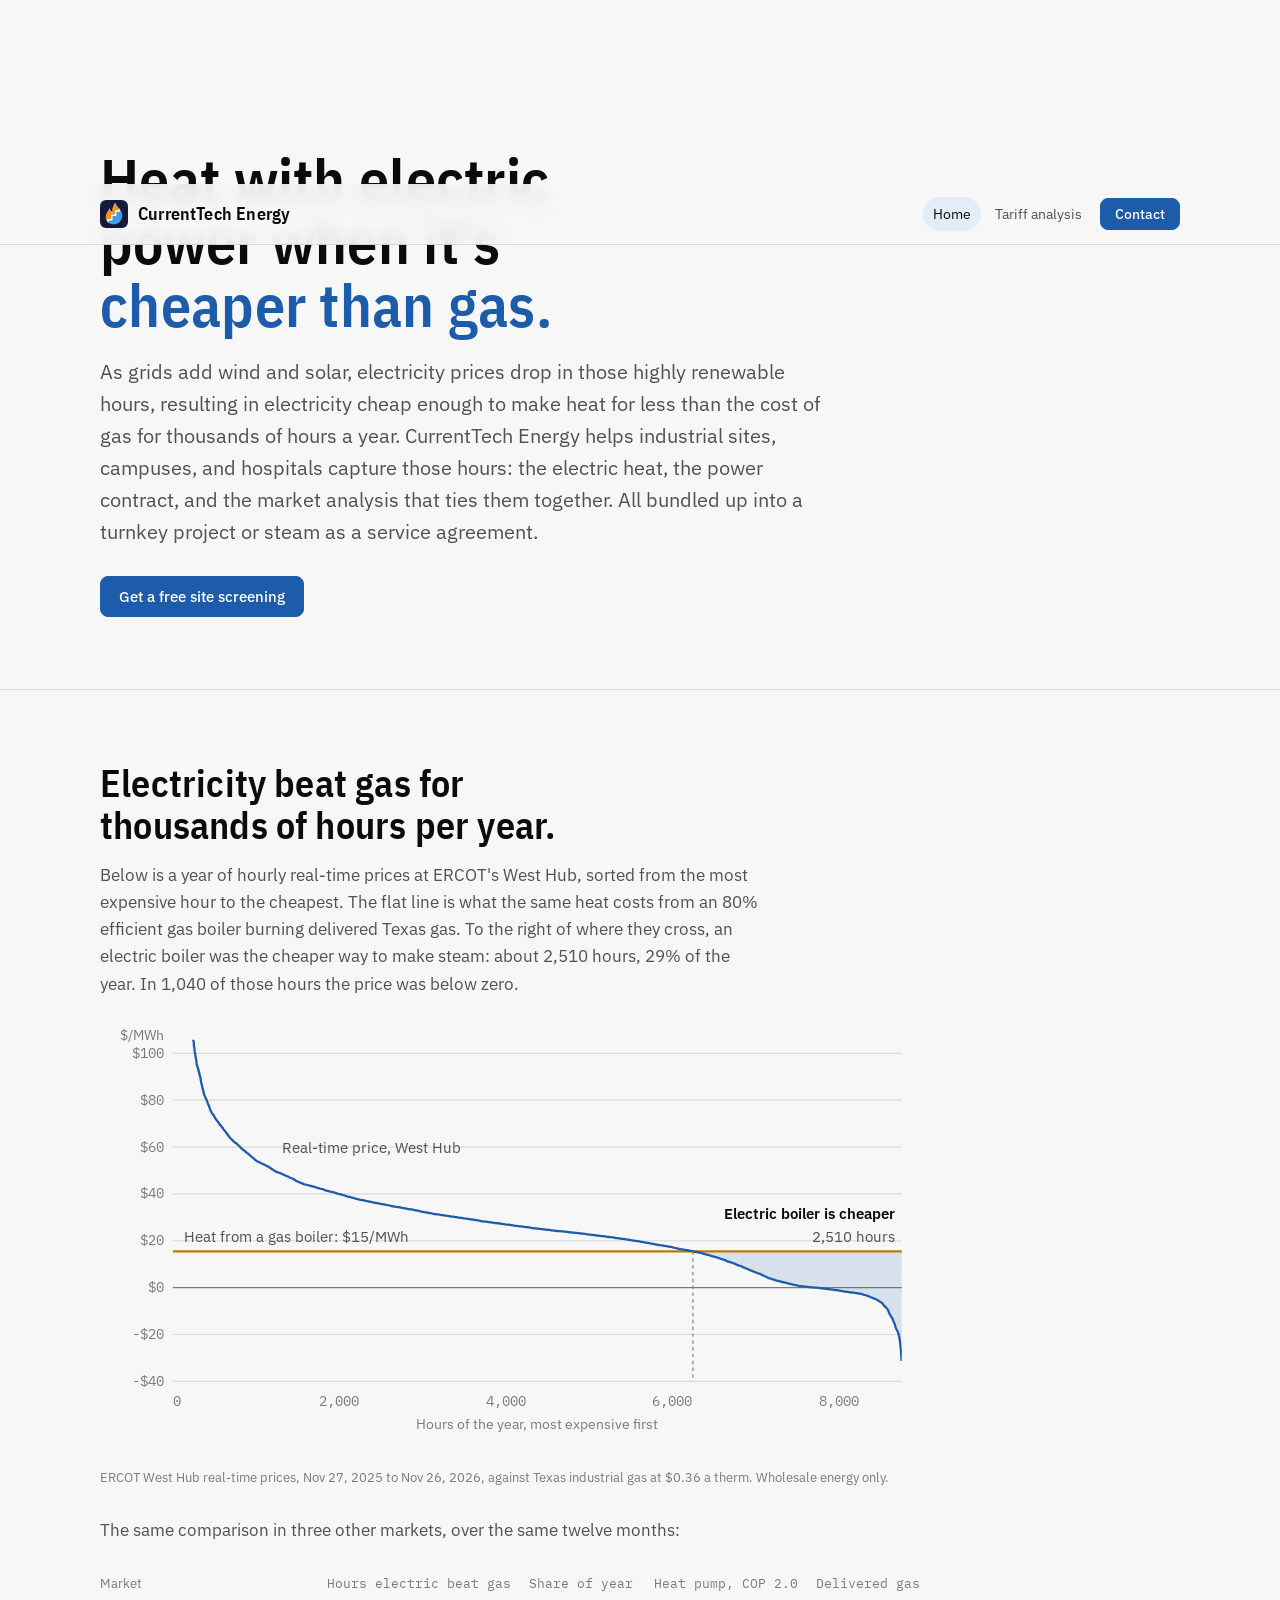
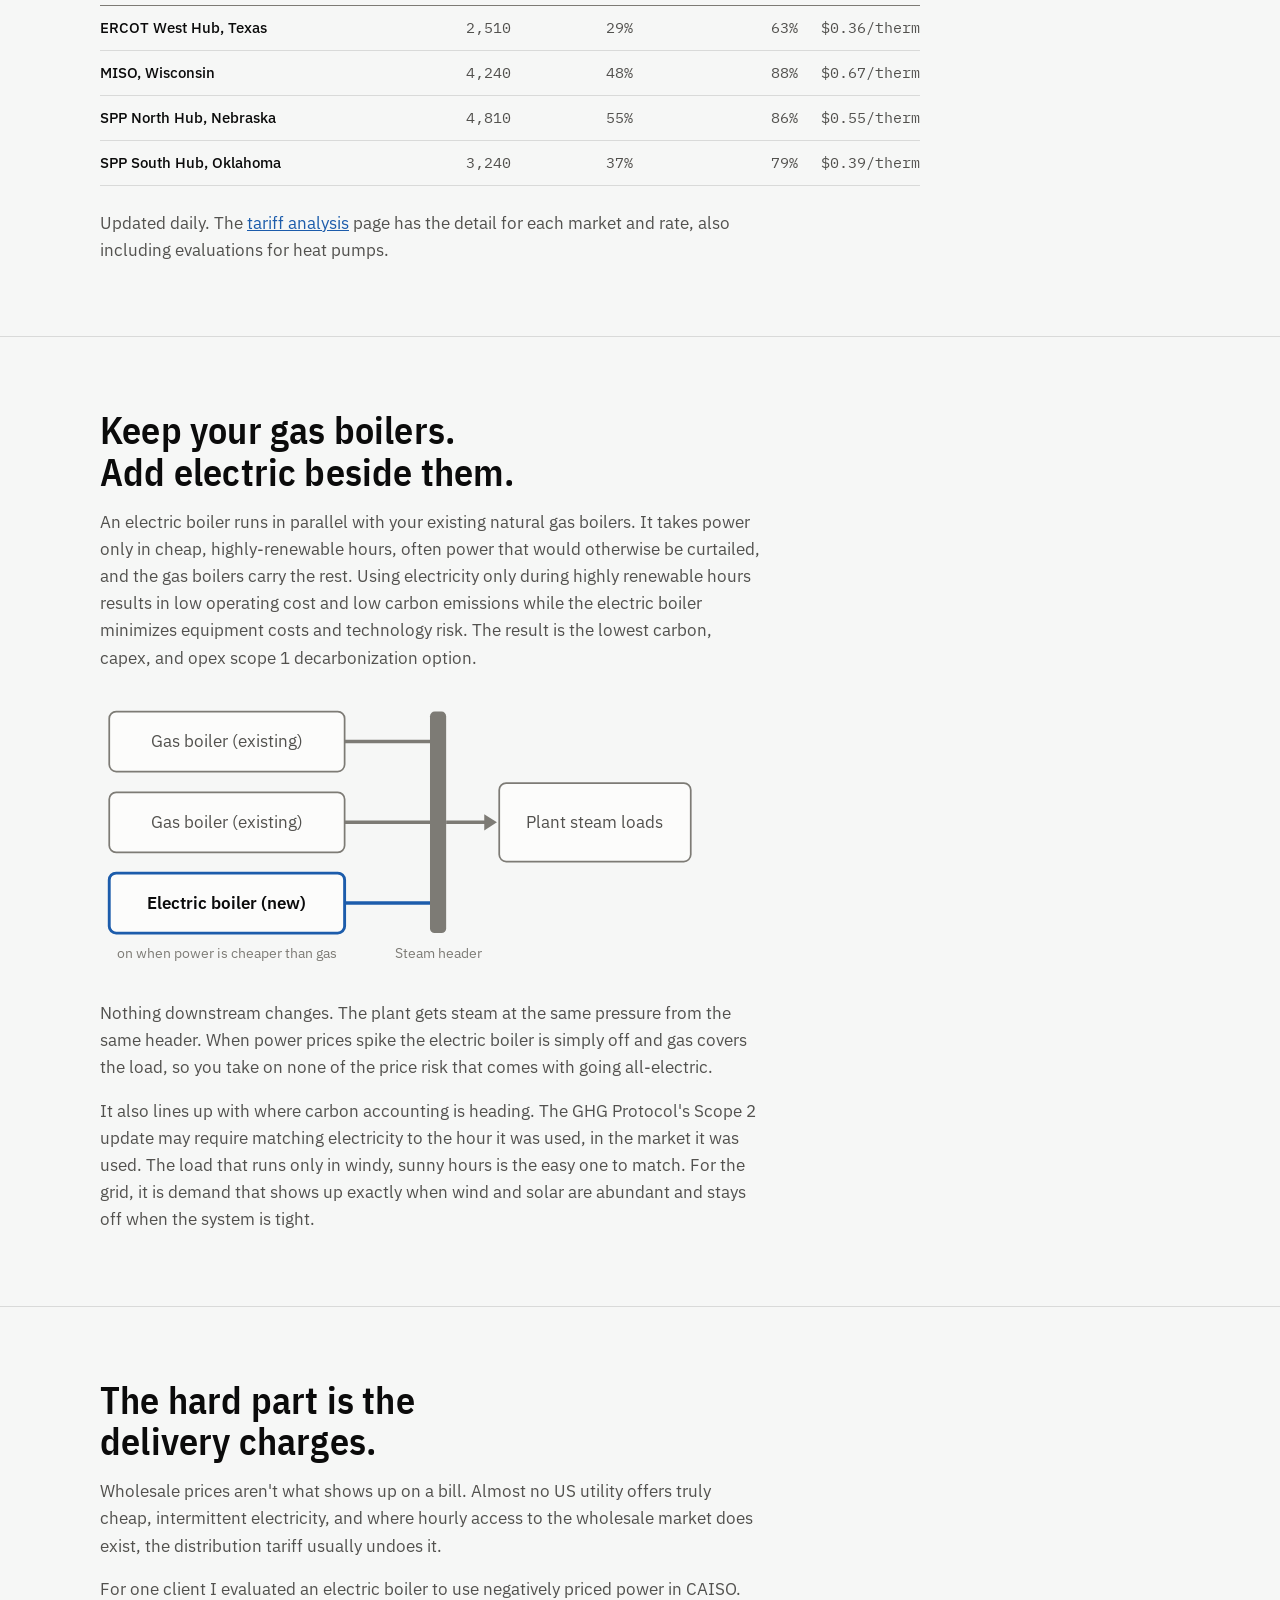
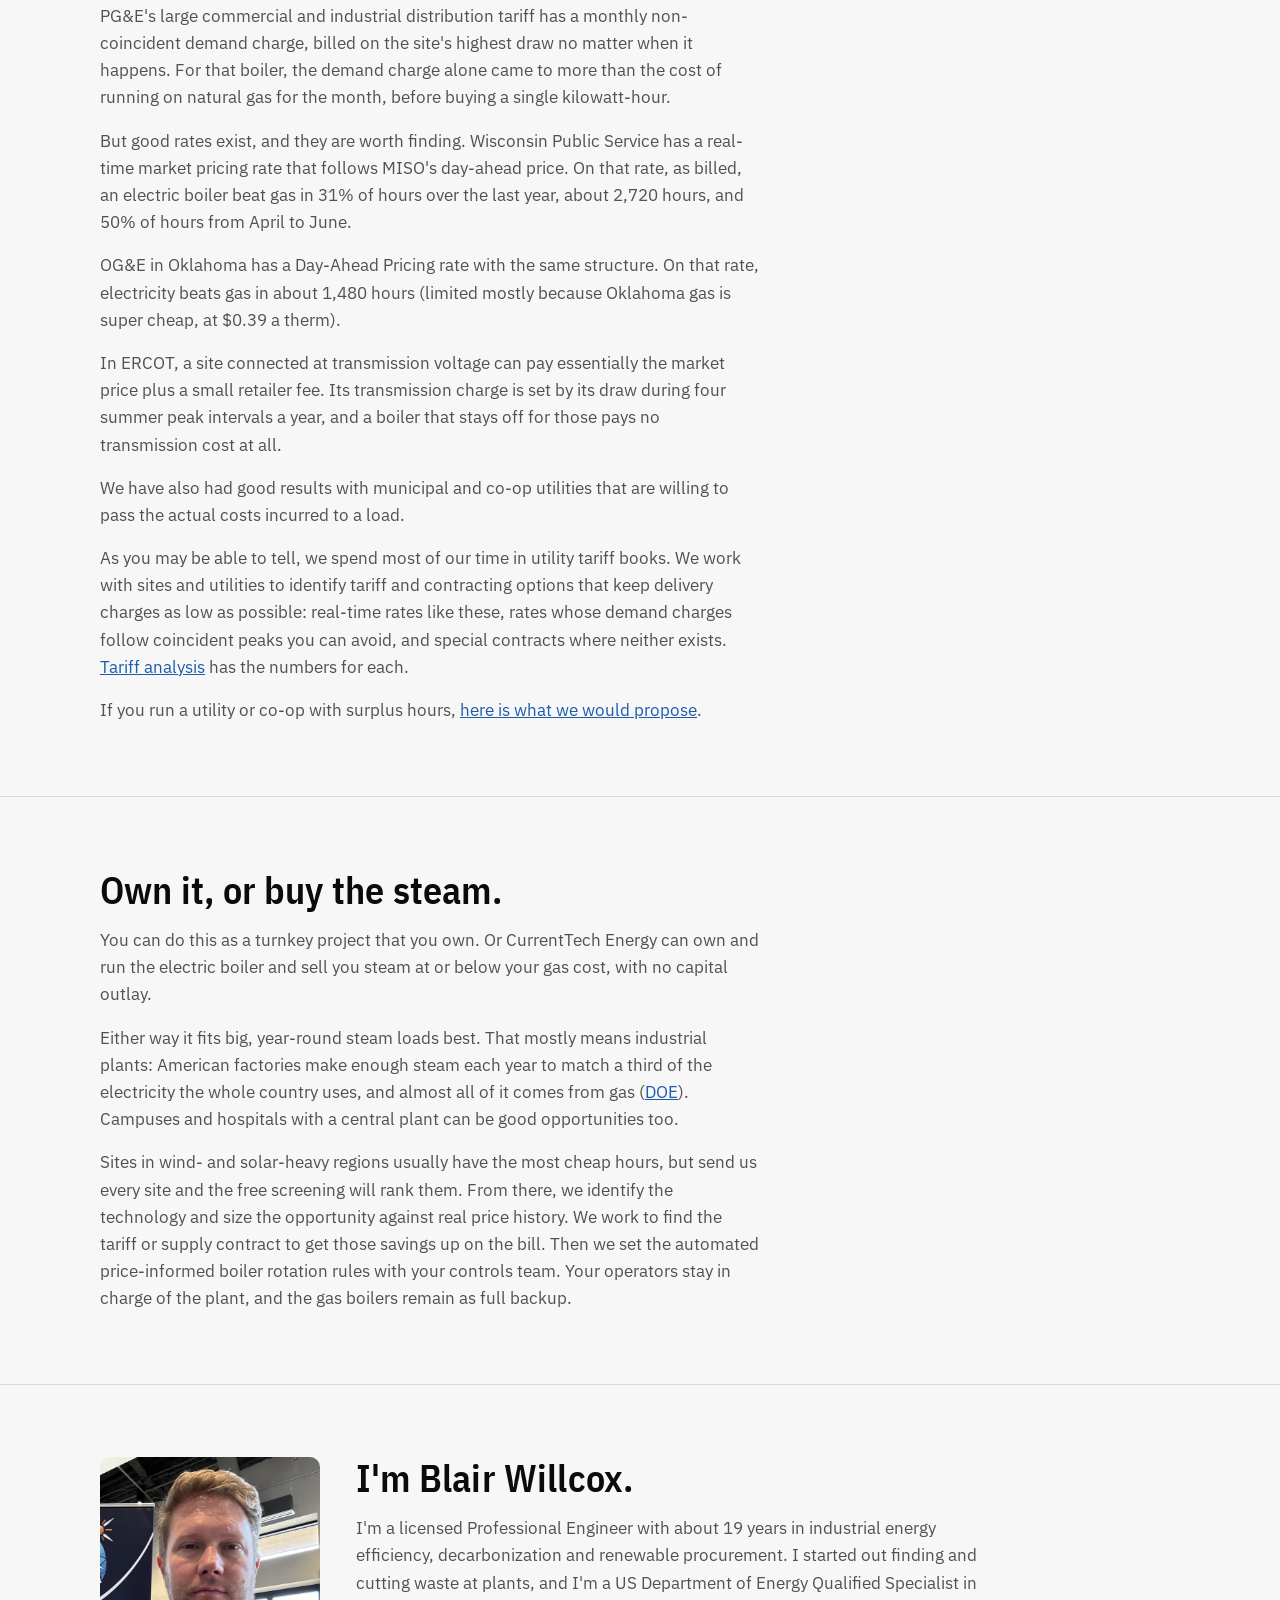
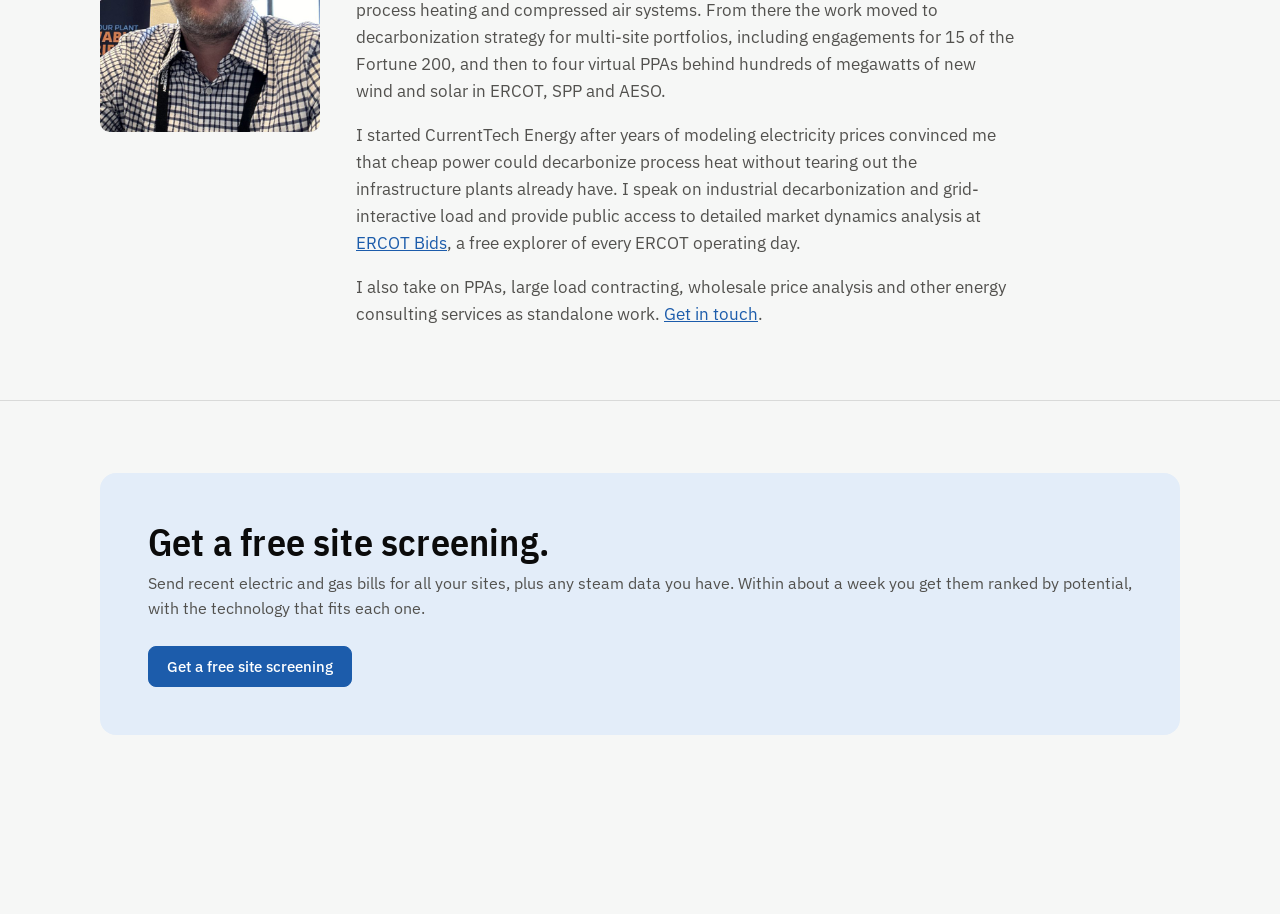
<file: about/index.html>
<!doctype html>
<html lang="en">
<head>
<meta charset="utf-8">
<title>CurrentTech Energy</title>
<meta name="robots" content="noindex">
<link rel="canonical" href="https://currenttech.energy/">
<meta http-equiv="refresh" content="0; url=../#about">
</head>
<body>
<p>This page has moved to the <a href="../#about">CurrentTech Energy home page</a>.</p>
</body>
</html>
</file>
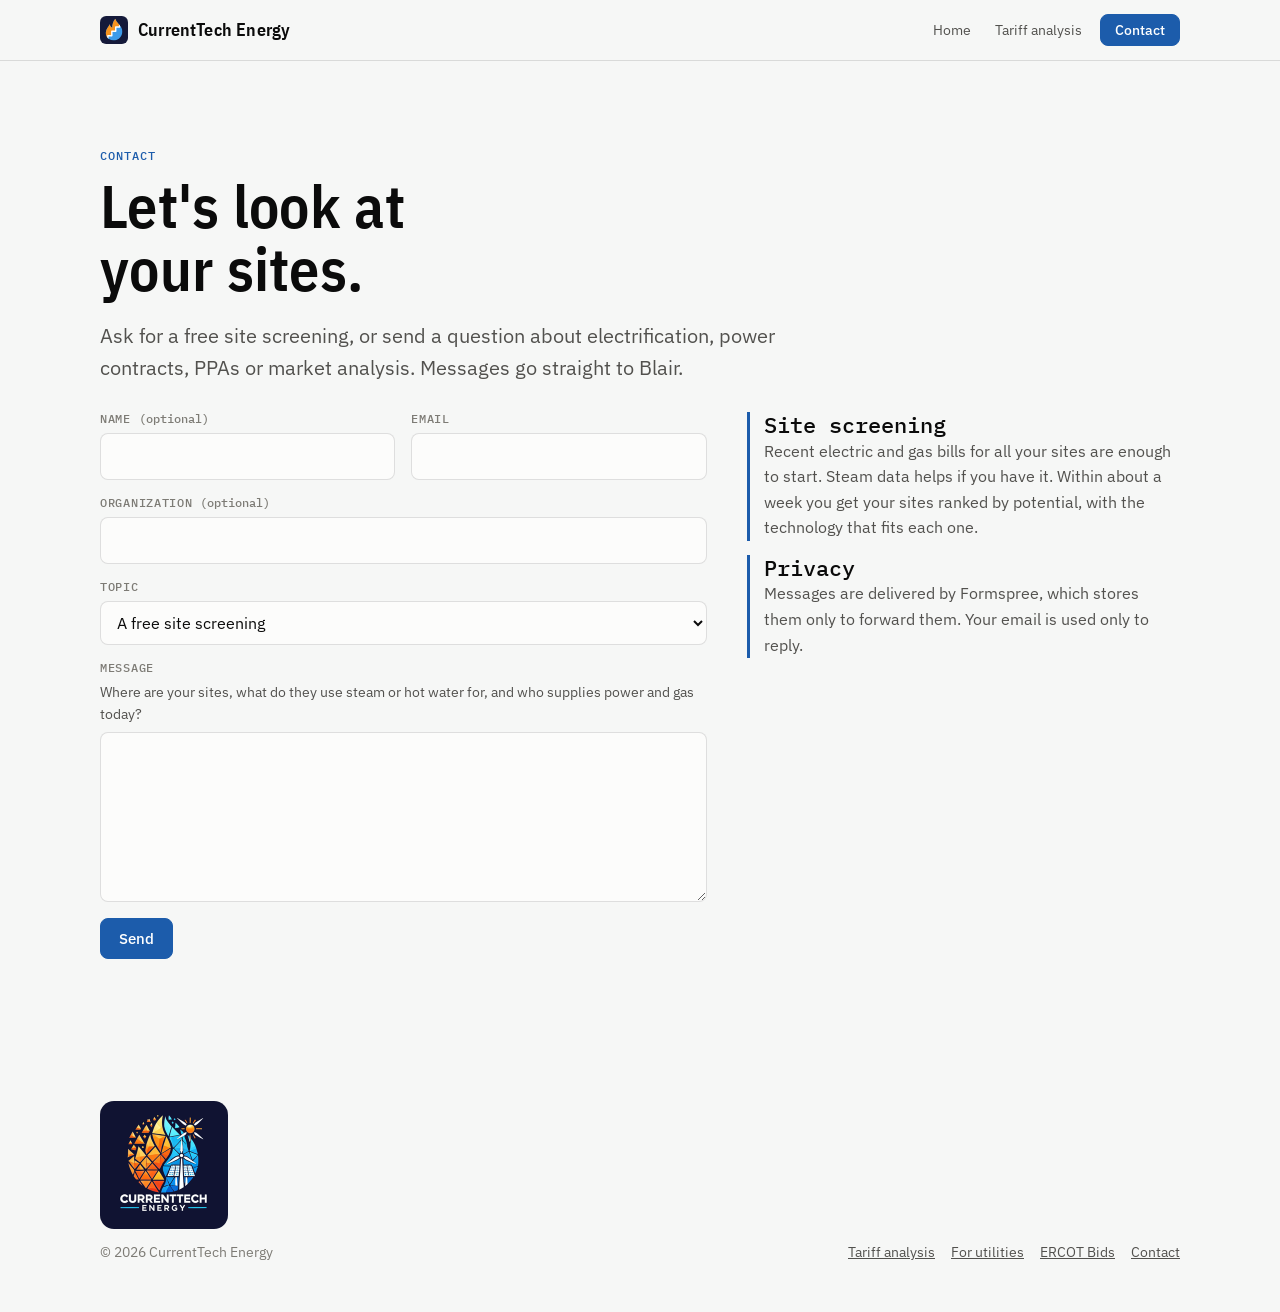
<file: contact/index.html>
<!doctype html>
<html lang="en">
<head>
<meta charset="utf-8">
<meta name="viewport" content="width=device-width, initial-scale=1, viewport-fit=cover">
<title>Contact · CurrentTech Energy</title>
<meta name="description" content="Contact CurrentTech Energy about a free site screening, flexible electric heat, large load contracting or PPAs.">
<link rel="canonical" href="https://currenttech.energy/contact/">
<meta property="og:type" content="website">
<meta property="og:site_name" content="CurrentTech Energy">
<meta property="og:title" content="Contact CurrentTech Energy">
<meta property="og:description" content="Electrification, large load contracting and PPAs, built on hour-by-hour wholesale market analysis.">
<meta property="og:url" content="https://currenttech.energy/contact/">
<meta property="og:image" content="https://currenttech.energy/og-image.png">
<meta property="og:image:width" content="1200">
<meta property="og:image:height" content="630">
<meta property="og:image:alt" content="A year of hourly ERCOT West Hub prices, sorted, against the cost of heat from a gas boiler">
<meta name="twitter:card" content="summary_large_image">
<link rel="icon" href="../favicon.svg" type="image/svg+xml">
<link rel="icon" href="../favicon.ico" sizes="48x48">
<link rel="apple-touch-icon" href="../apple-touch-icon.png">
<link rel="preconnect" href="https://fonts.googleapis.com">
<link rel="preconnect" href="https://fonts.gstatic.com" crossorigin>
<link rel="stylesheet" href="https://fonts.googleapis.com/css2?family=IBM+Plex+Mono:wght@400;500&family=IBM+Plex+Sans:wght@400;500;600&family=IBM+Plex+Sans+Condensed:wght@600&display=swap">
<link rel="stylesheet" href="../style.css">
<style>
  .contact { display: grid; grid-template-columns: minmax(0, 7fr) minmax(0, 5fr); gap: 40px; align-items: start; }
  .contact form { display: flex; flex-direction: column; gap: 16px; }
  .field { display: flex; flex-direction: column; gap: 6px; }
  .field label { font: 500 12px/1.2 var(--font-data); letter-spacing: 0.06em; text-transform: uppercase; color: var(--muted); }
  .field .opt { text-transform: none; letter-spacing: 0; }
  .field .hint { margin: 0; font-size: 14px; color: var(--ink-2); }
  .field input, .field select, .field textarea { font: inherit; color: var(--ink); background: var(--surface); border: 1px solid var(--line); border-radius: 8px; padding: 10px 12px; width: 100%; }
  .field textarea { min-height: 170px; resize: vertical; }
  .field input:focus-visible, .field select:focus-visible, .field textarea:focus-visible { outline: 2px solid var(--accent); outline-offset: 1px; }
  .row2 { display: grid; grid-template-columns: minmax(0, 1fr) minmax(0, 1fr); gap: 16px; }
  .contact button.btn { align-self: flex-start; cursor: pointer; }
  .contact button.btn:disabled { opacity: 0.5; cursor: not-allowed; }
  .form-msg { margin: 0; font-size: 15px; color: var(--ink-2); min-height: 1.5em; }
  .form-msg.err { color: #c43c3b; }
  .hp { position: absolute; left: -10000px; width: 1px; height: 1px; overflow: hidden; }
  @media (max-width: 760px) { .contact, .row2 { grid-template-columns: minmax(0, 1fr); } }
</style>
</head>
<body>
<a class="skip" href="#main">Skip to content</a>
<header class="top">
  <div class="wrap">
    <a class="brand" href="../"><img src="../favicon.svg" alt="" width="28" height="28"><span>CurrentTech Energy</span></a>
    <nav class="nav" aria-label="Main">
      <a href="../" class="home-link">Home</a>
      <a href="../tariff-analysis/" class="hide-sm">Tariff<span class="hide-xs"> analysis</span></a>
      <a class="btn small" href="./" aria-current="page">Contact</a>
    </nav>
  </div>
</header>

<main id="main">
  <section class="hero">
    <div class="wrap">
      <p class="eyebrow">Contact</p>
      <h1>Let's look at your sites.</h1>
      <p class="lede">Ask for a free site screening, or send a question about electrification, power contracts, PPAs or market analysis. Messages go straight to Blair.</p>
      <div class="contact">
        <form id="contact-form" method="POST" novalidate>
          <div class="row2">
            <div class="field"><label for="c-name">Name <span class="opt">(optional)</span></label><input id="c-name" name="name" type="text" autocomplete="name"></div>
            <div class="field"><label for="c-email">Email</label><input id="c-email" name="email" type="email" autocomplete="email" required></div>
          </div>
          <div class="field"><label for="c-org">Organization <span class="opt">(optional)</span></label><input id="c-org" name="organization" type="text" autocomplete="organization"></div>
          <div class="field">
            <label for="c-topic">Topic</label>
            <select id="c-topic" name="topic">
              <option value="screening">A free site screening</option>
              <option value="electrification">Flexible electric heat</option>
              <option value="contracting">Large load contracting or PPAs</option>
              <option value="analysis">Market analysis</option>
              <option value="utilities">A utility tariff or pilot</option>
              <option value="other">Something else</option>
            </select>
          </div>
          <div class="field"><label for="c-msg">Message</label><p class="hint" id="c-msg-hint">Where are your sites, what do they use steam or hot water for, and who supplies power and gas today?</p><textarea id="c-msg" name="message" required aria-describedby="c-msg-hint"></textarea></div>
          <div class="hp" aria-hidden="true"><label for="c-gotcha">Leave this empty</label><input id="c-gotcha" name="_gotcha" type="text" tabindex="-1" autocomplete="off"></div>
          <button class="btn" id="c-send" type="submit">Send</button>
          <p class="form-msg" id="c-status" role="status" aria-live="polite"></p>
        </form>
        <ul class="facts">
          <li><b>Site screening</b>Recent electric and gas bills for all your sites are enough to start. Steam data helps if you have it. Within about a week you get your sites ranked by potential, with the technology that fits each one.</li>
          <li><b>Privacy</b>Messages are delivered by Formspree, which stores them only to forward them. Your email is used only to reply.</li>
        </ul>
      </div>
    </div>
  </section>
</main>

<script>
(function(){var t=new URLSearchParams(location.search).get('topic'),el=document.getElementById('c-topic');
if(t&&el&&el.querySelector('option[value="'+t.replace(/[^a-z]/g,'')+'"]'))el.value=t;})();
</script>

<footer>
  <div class="wrap">
    <div class="foot-brand"><img src="../currenttech-logo.png" alt="CurrentTech Energy logo" width="128" height="128" loading="lazy"><span>© 2026 CurrentTech Energy</span></div>
    <nav aria-label="Footer">
      <a href="../tariff-analysis/">Tariff analysis</a>
      <a href="../utilities/">For utilities</a>
      <a href="https://ercotbids.currenttech.energy/">ERCOT Bids</a>
      <a href="../contact/">Contact</a>
    </nav>
  </div>
</footer>
</body>
</html>
</file>
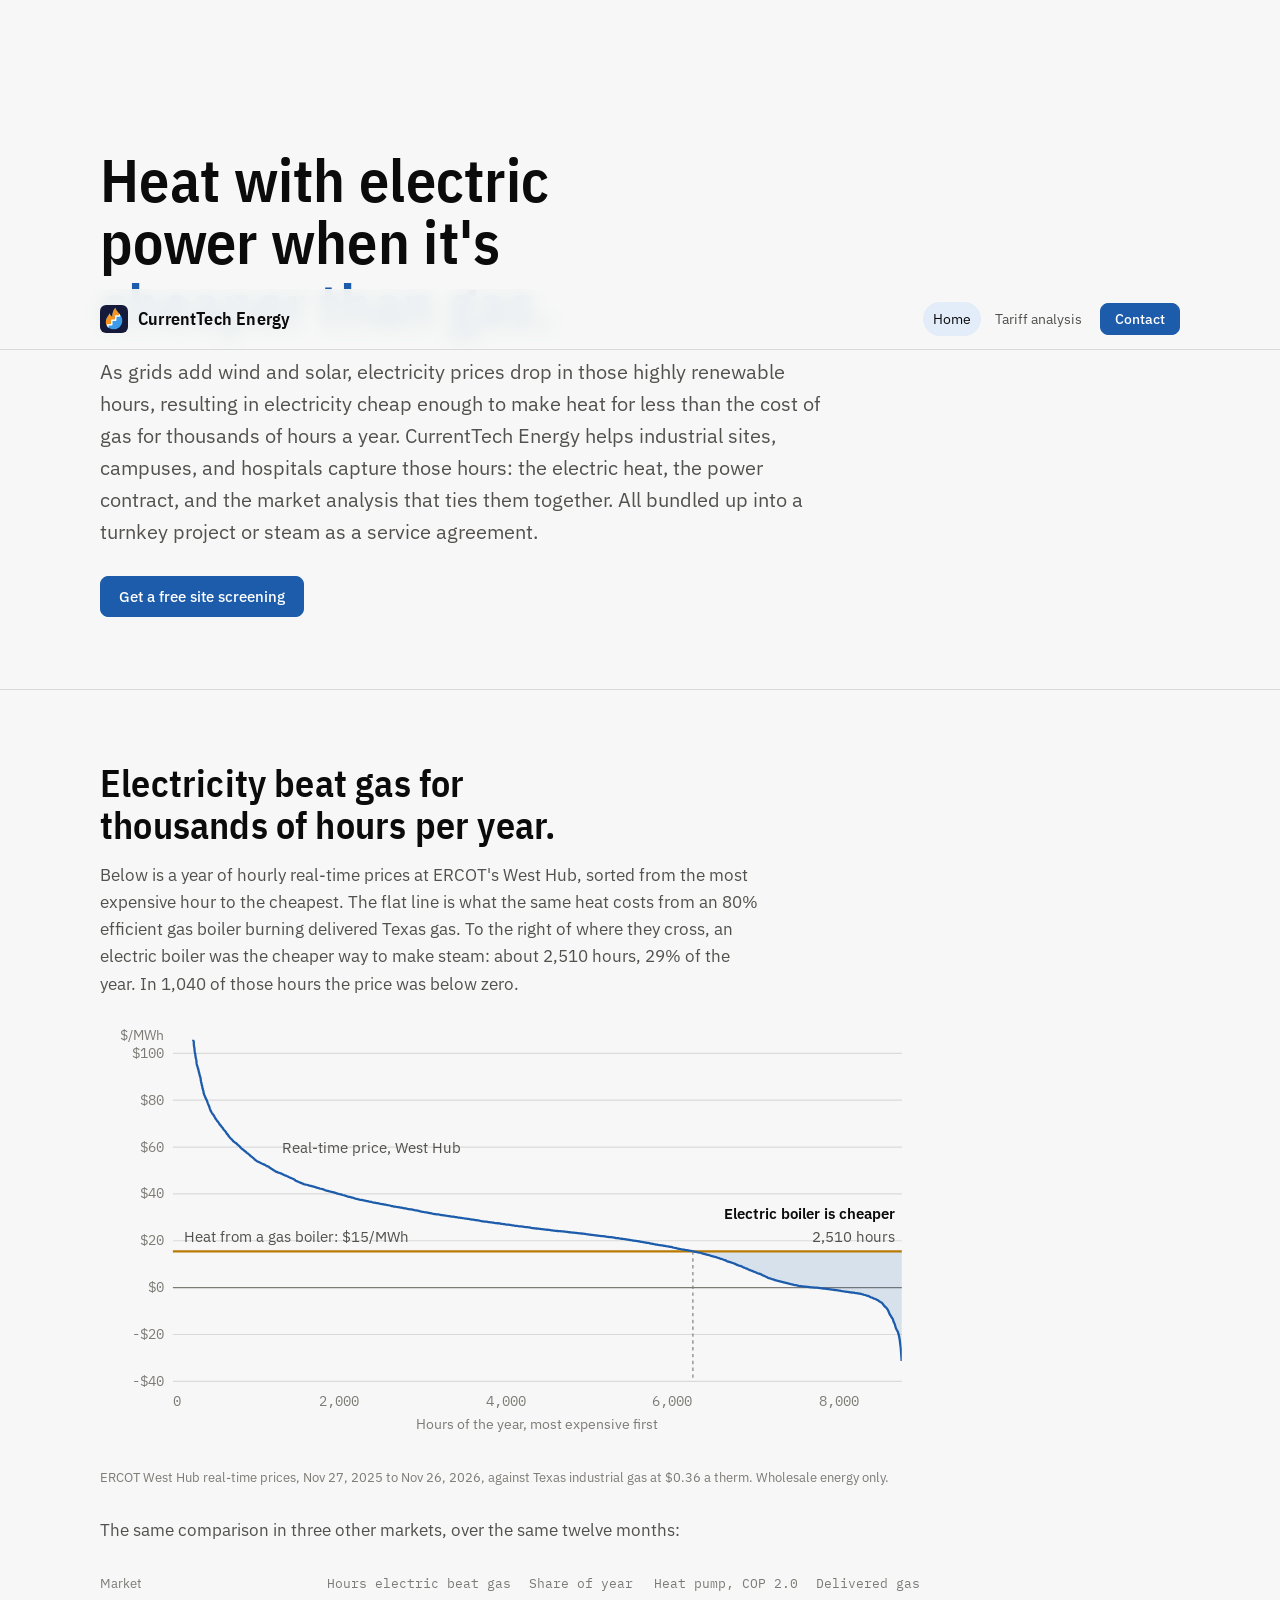
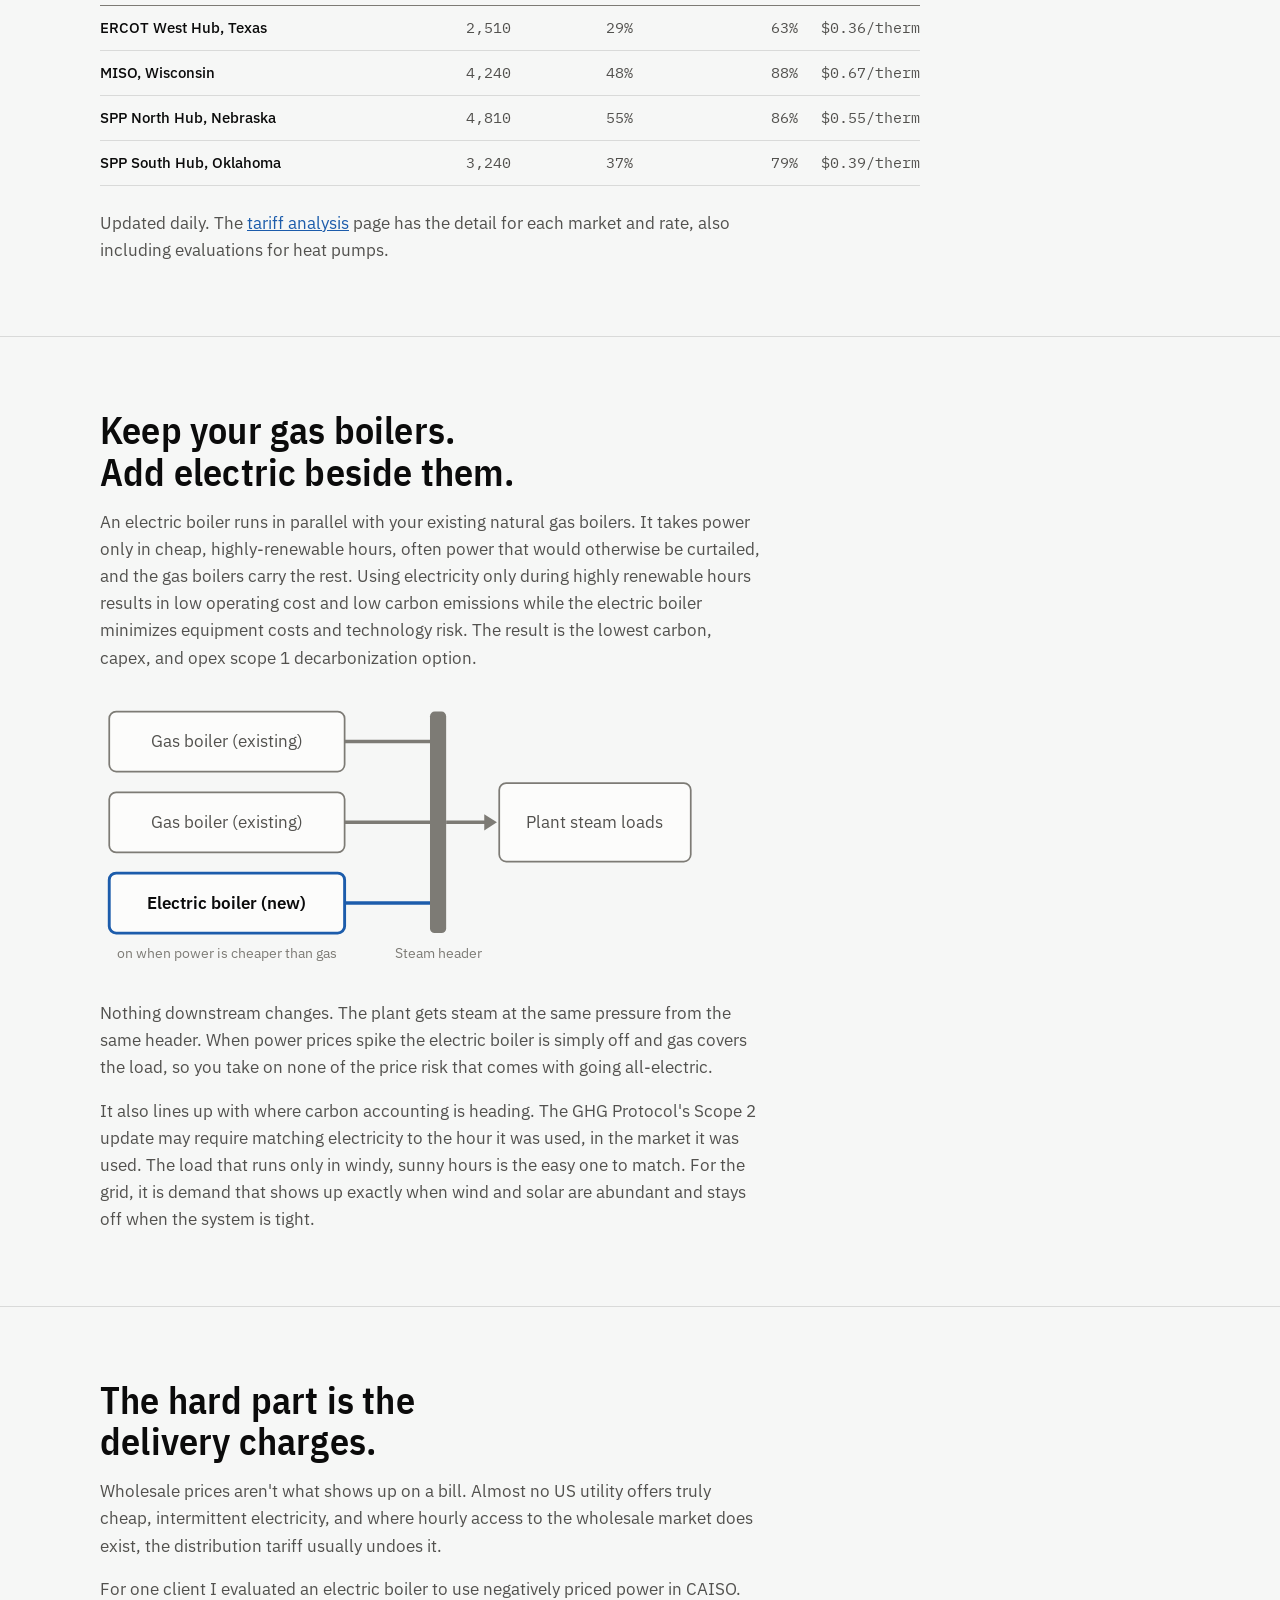
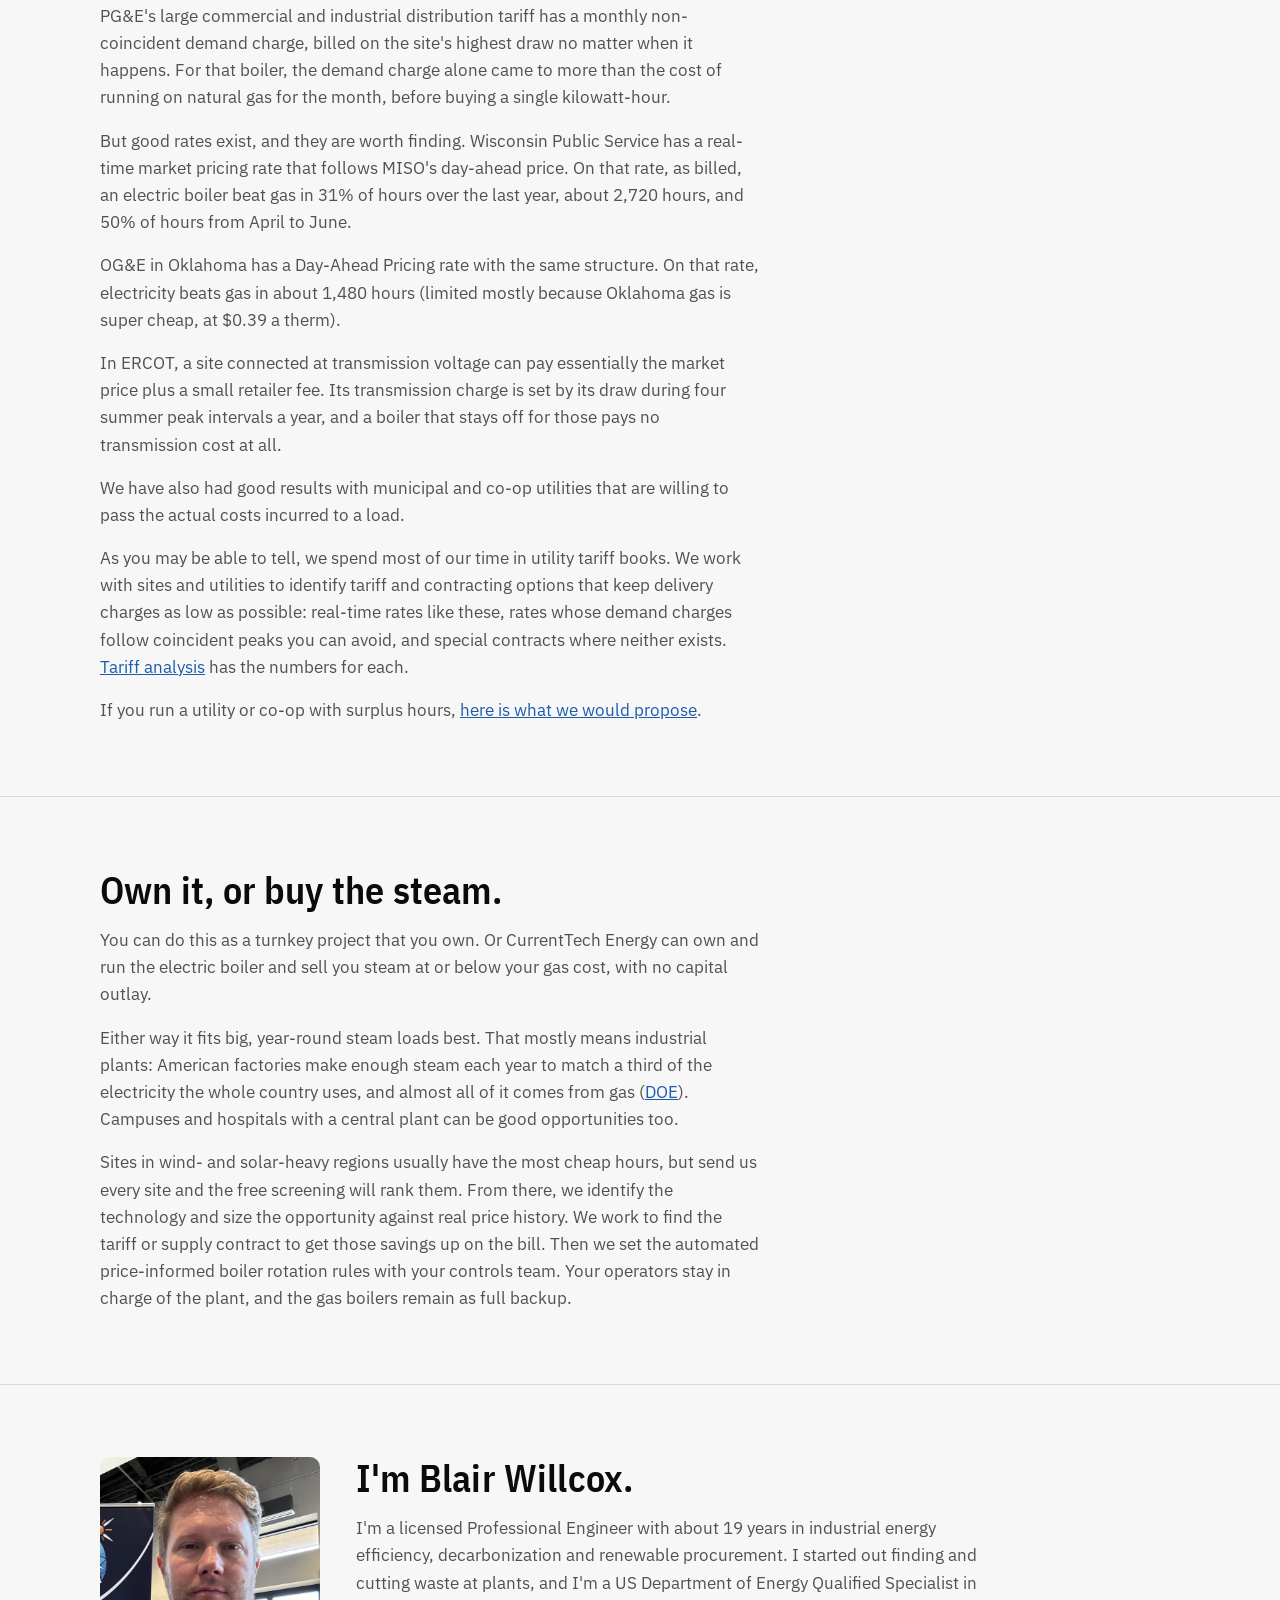
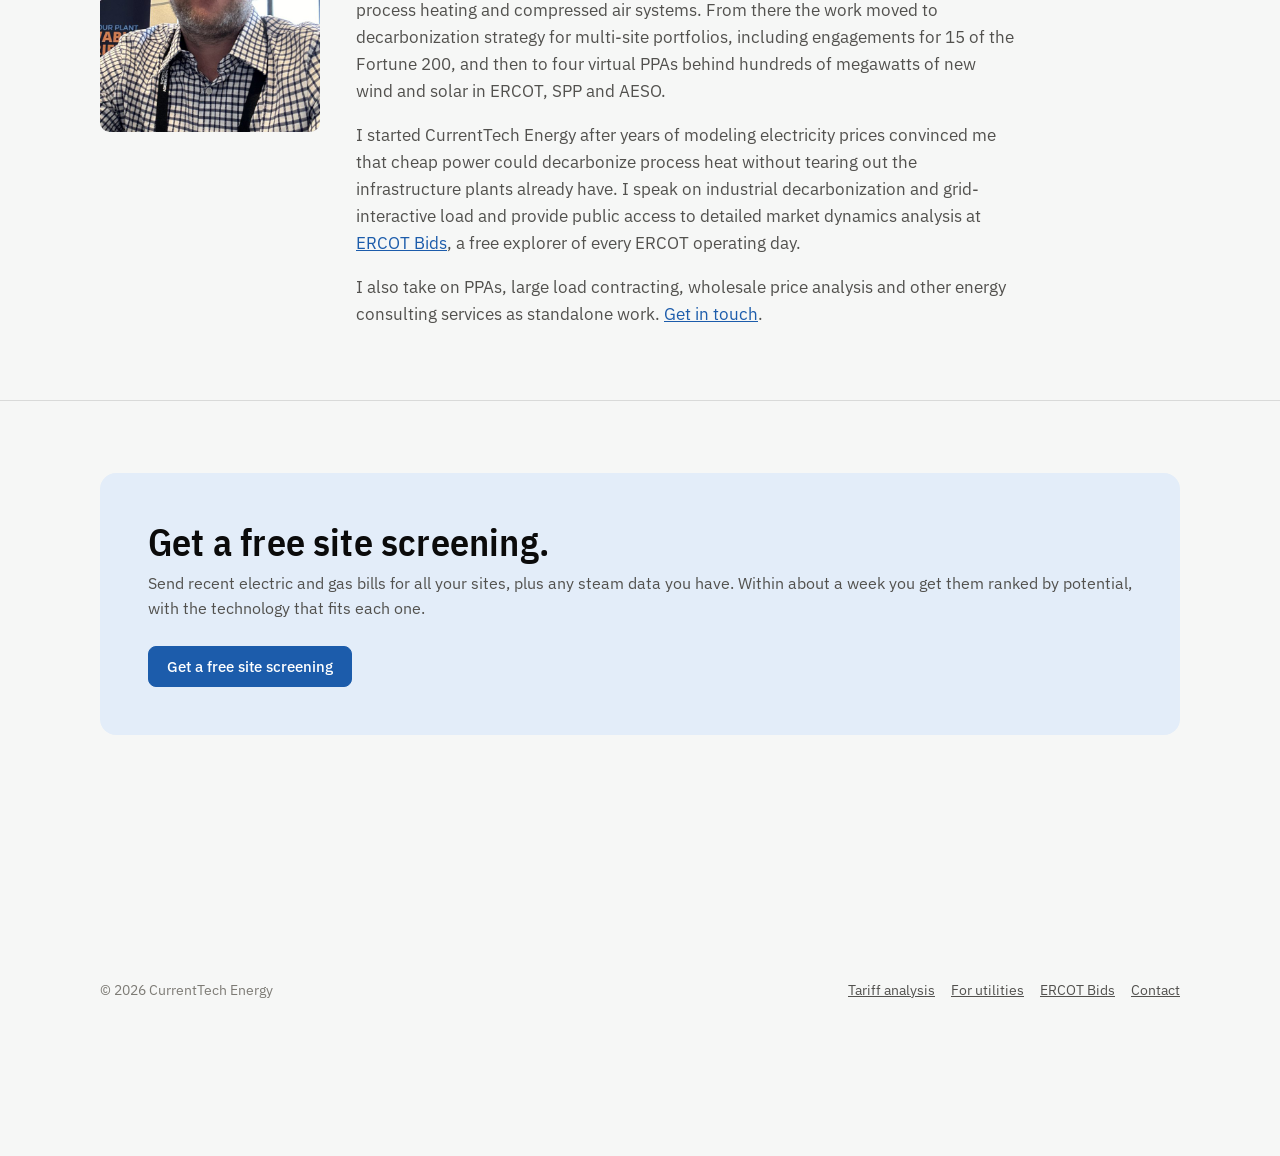
<file: how-we-work/index.html>
<!doctype html>
<html lang="en">
<head>
<meta charset="utf-8">
<title>CurrentTech Energy</title>
<meta name="robots" content="noindex">
<link rel="canonical" href="https://currenttech.energy/">
<meta http-equiv="refresh" content="0; url=../#who">
</head>
<body>
<p>This page has moved to the <a href="../#who">CurrentTech Energy home page</a>.</p>
</body>
</html>
</file>
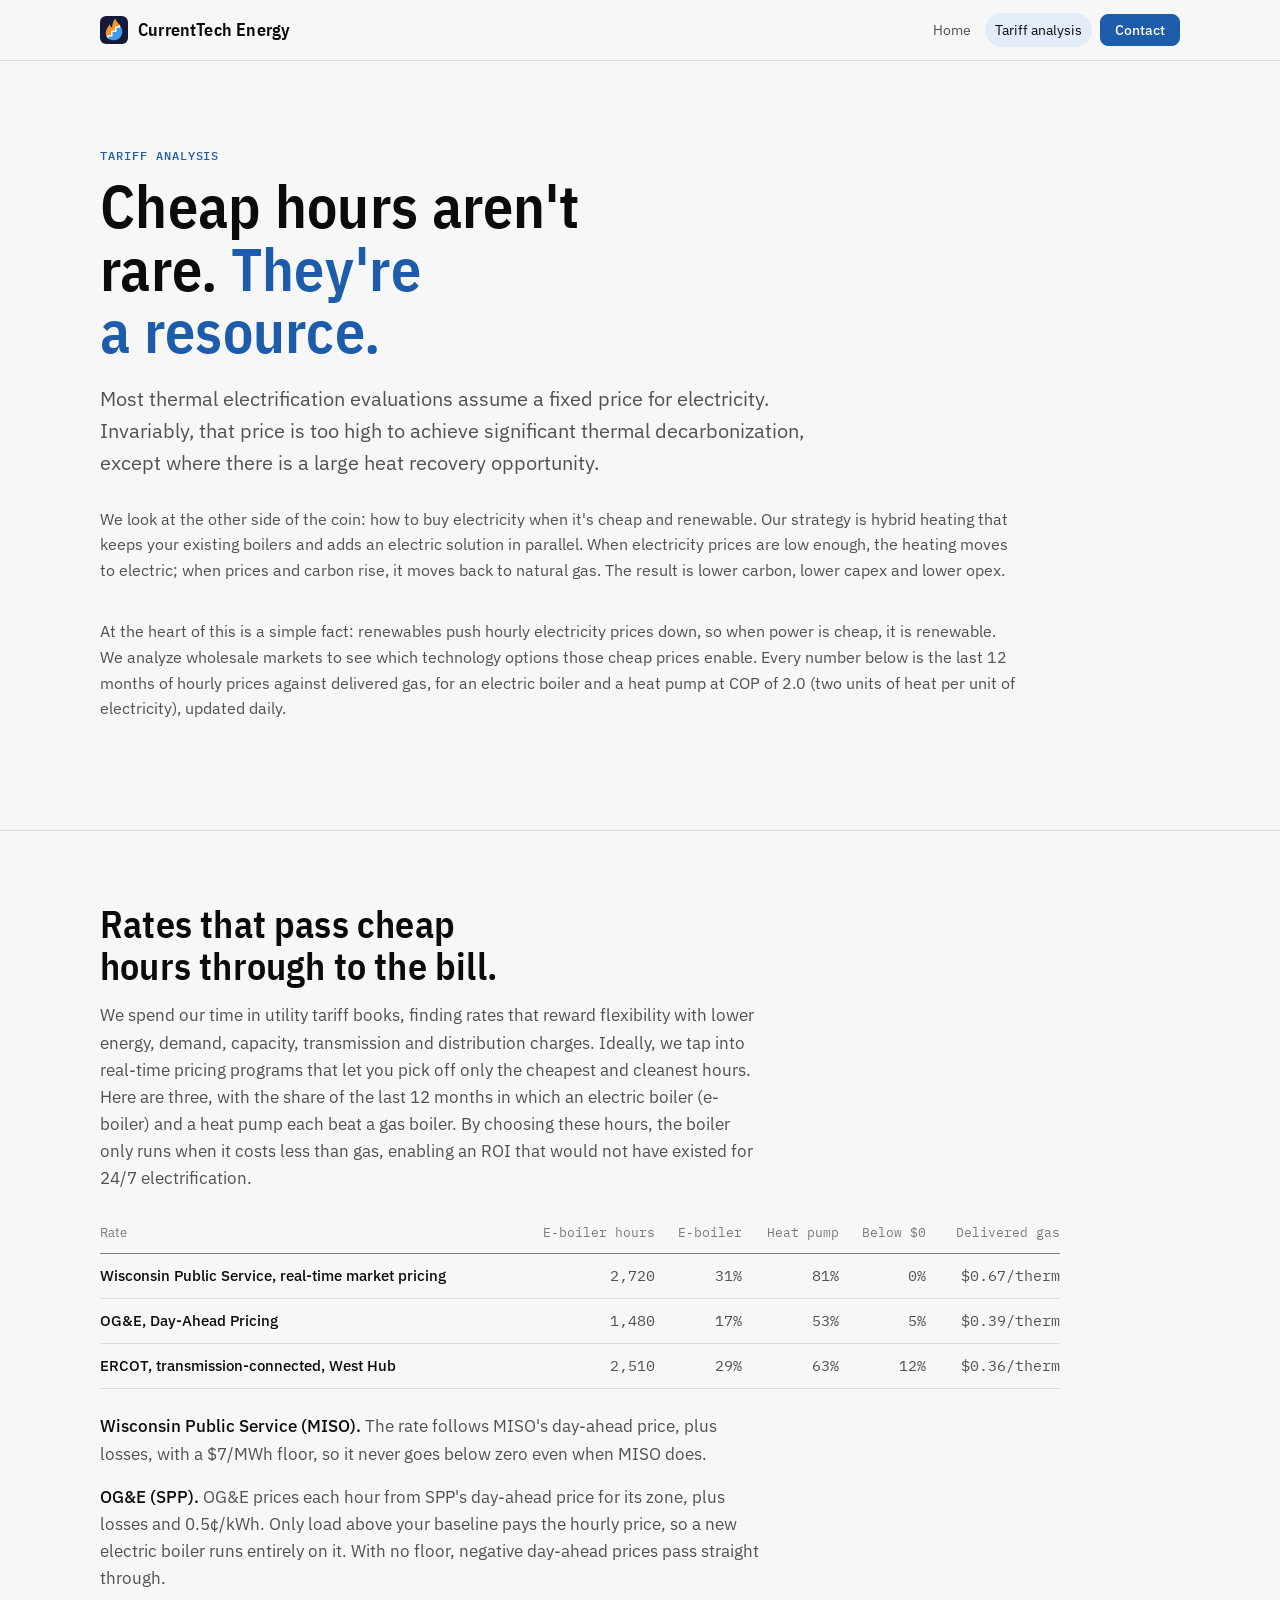
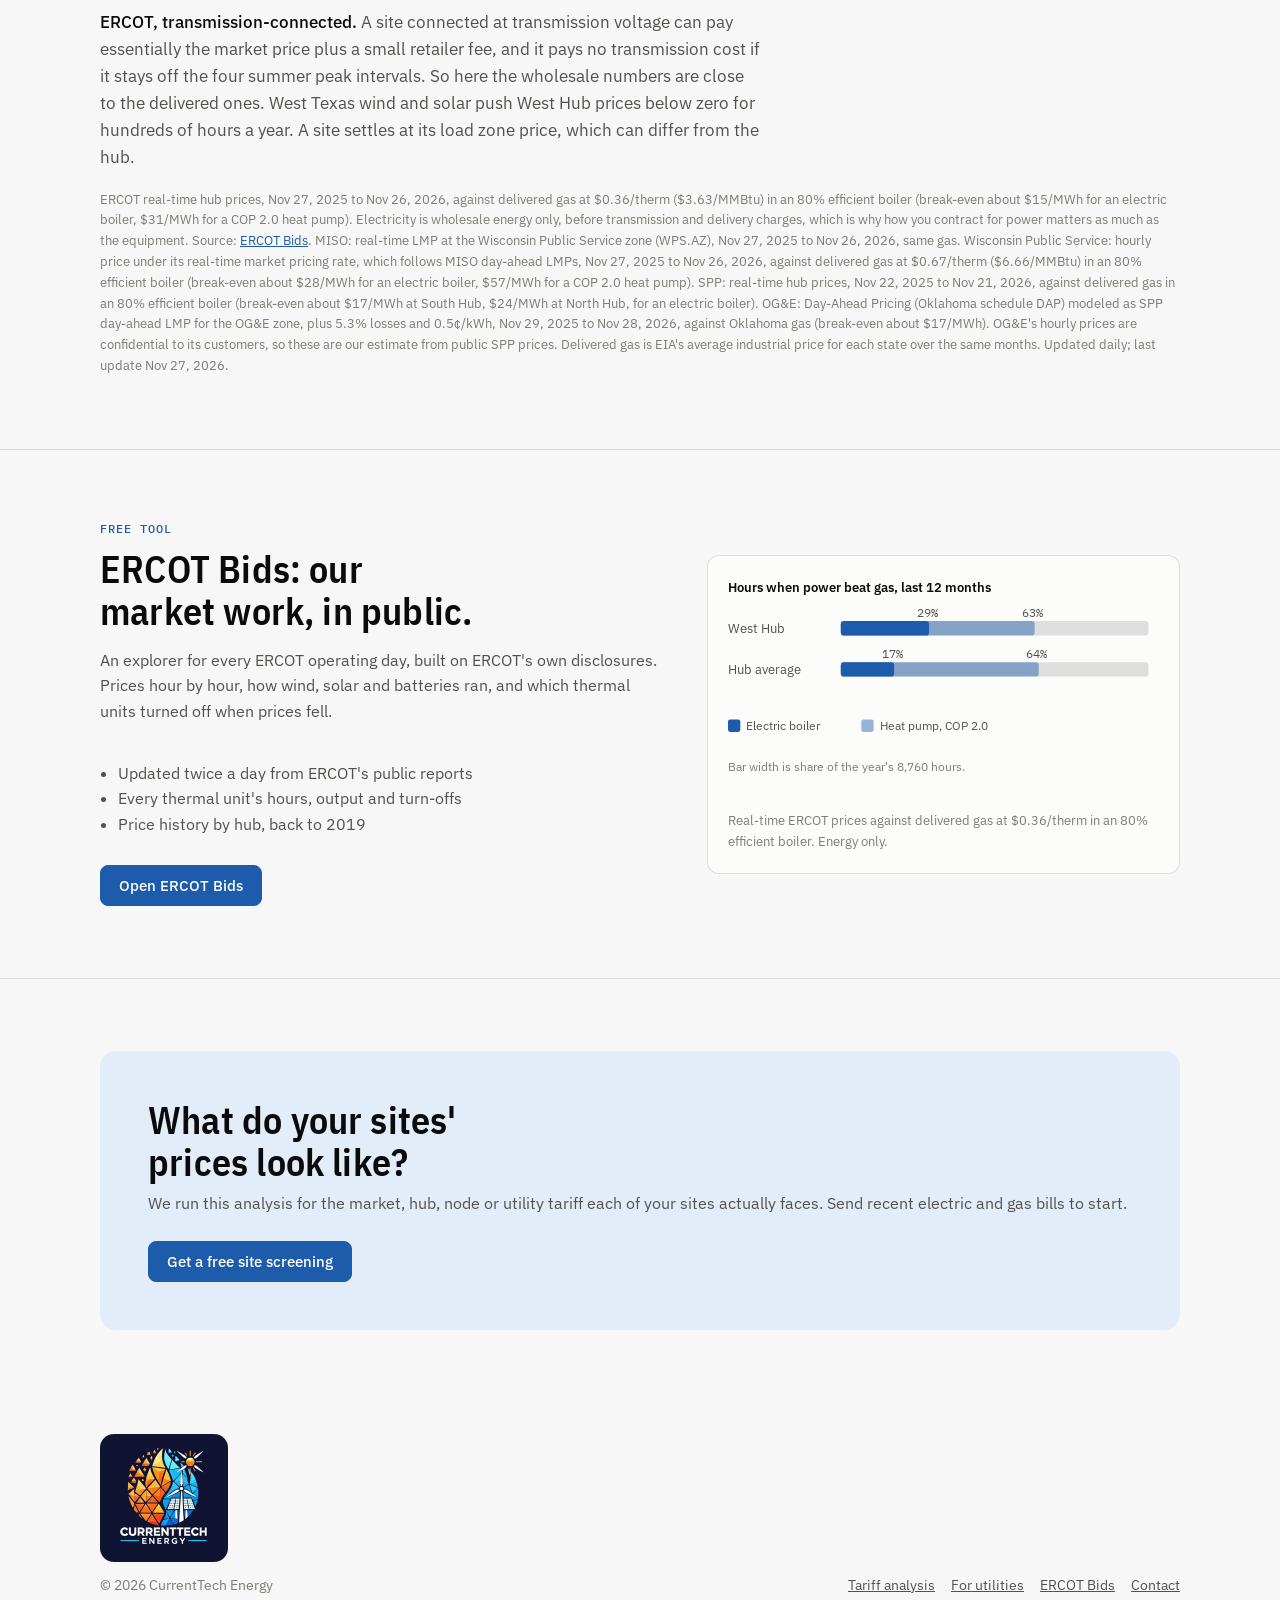
<file: markets/index.html>
<!doctype html>
<html lang="en">
<head>
<meta charset="utf-8">
<title>CurrentTech Energy</title>
<meta name="robots" content="noindex">
<link rel="canonical" href="https://currenttech.energy/tariff-analysis/">
<meta http-equiv="refresh" content="0; url=../tariff-analysis/">
</head>
<body>
<p>This page has moved to <a href="../tariff-analysis/">Tariff analysis</a>.</p>
</body>
</html>
</file>
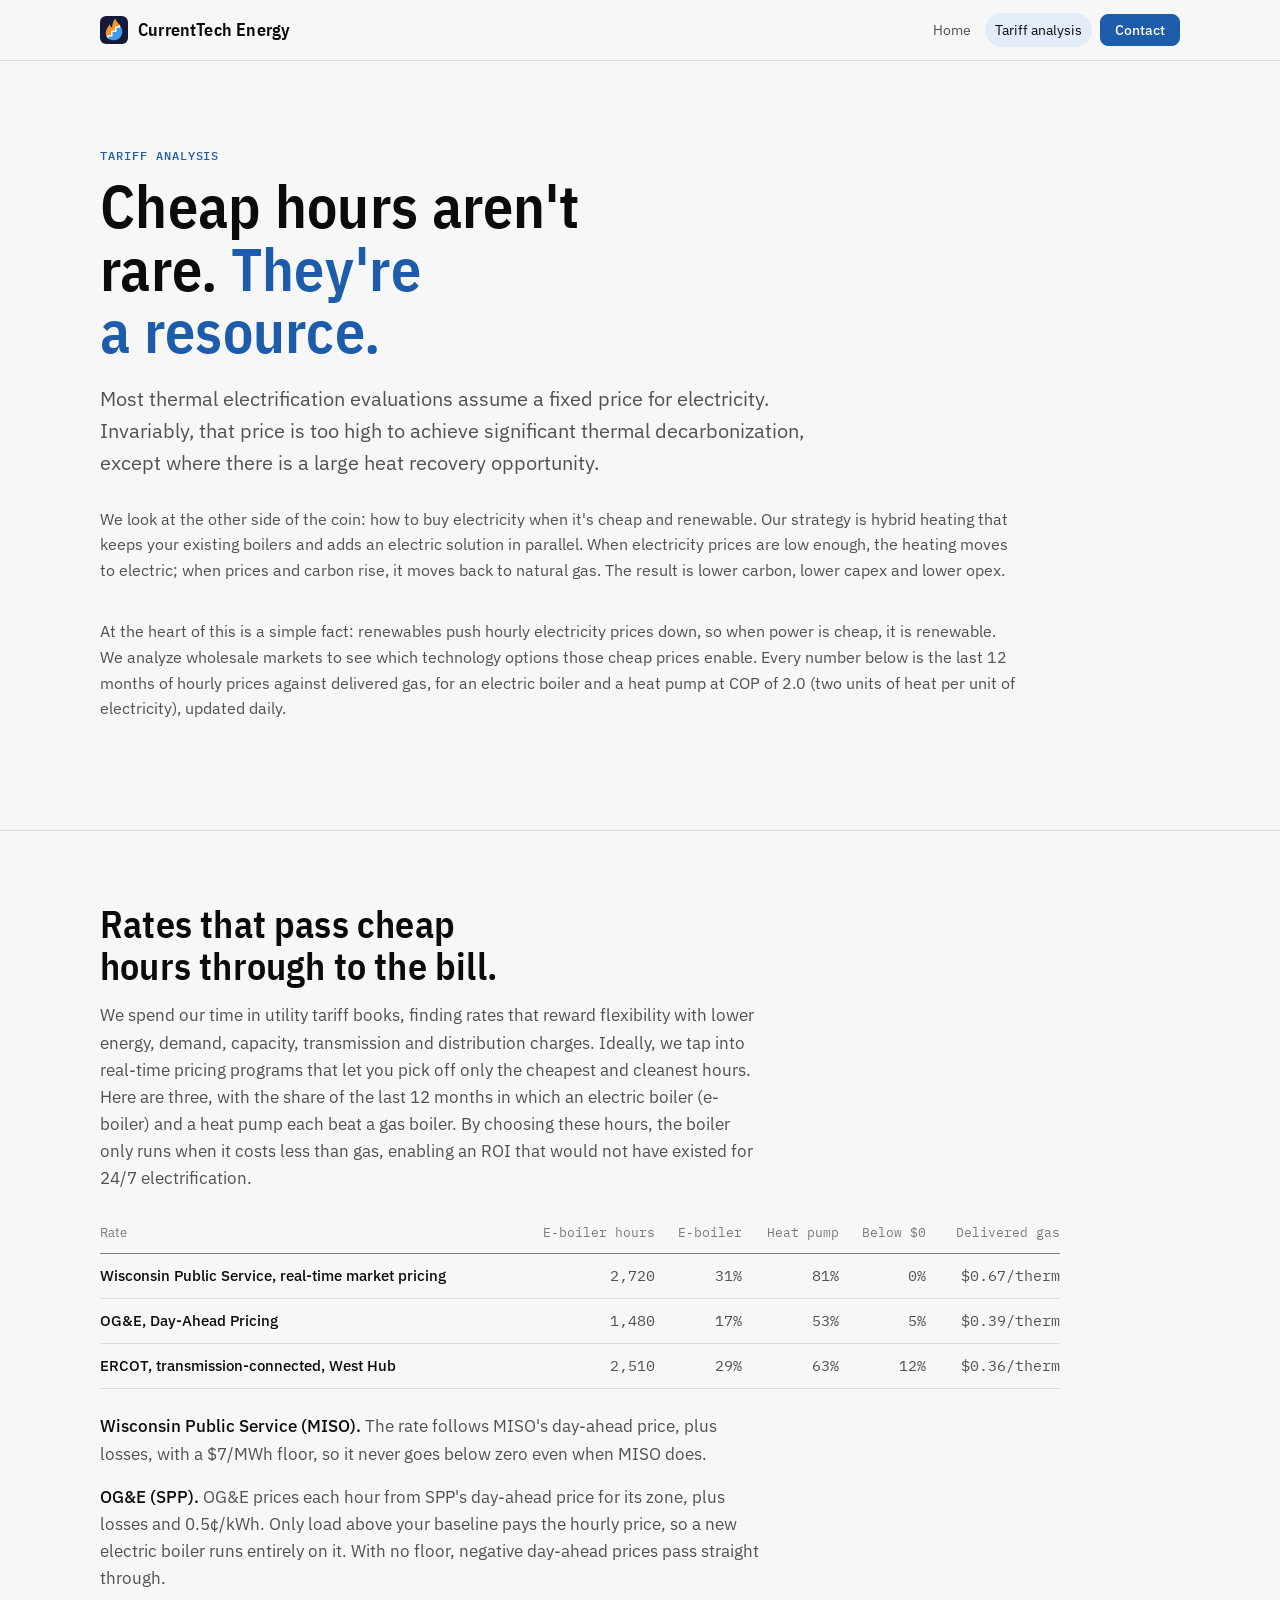
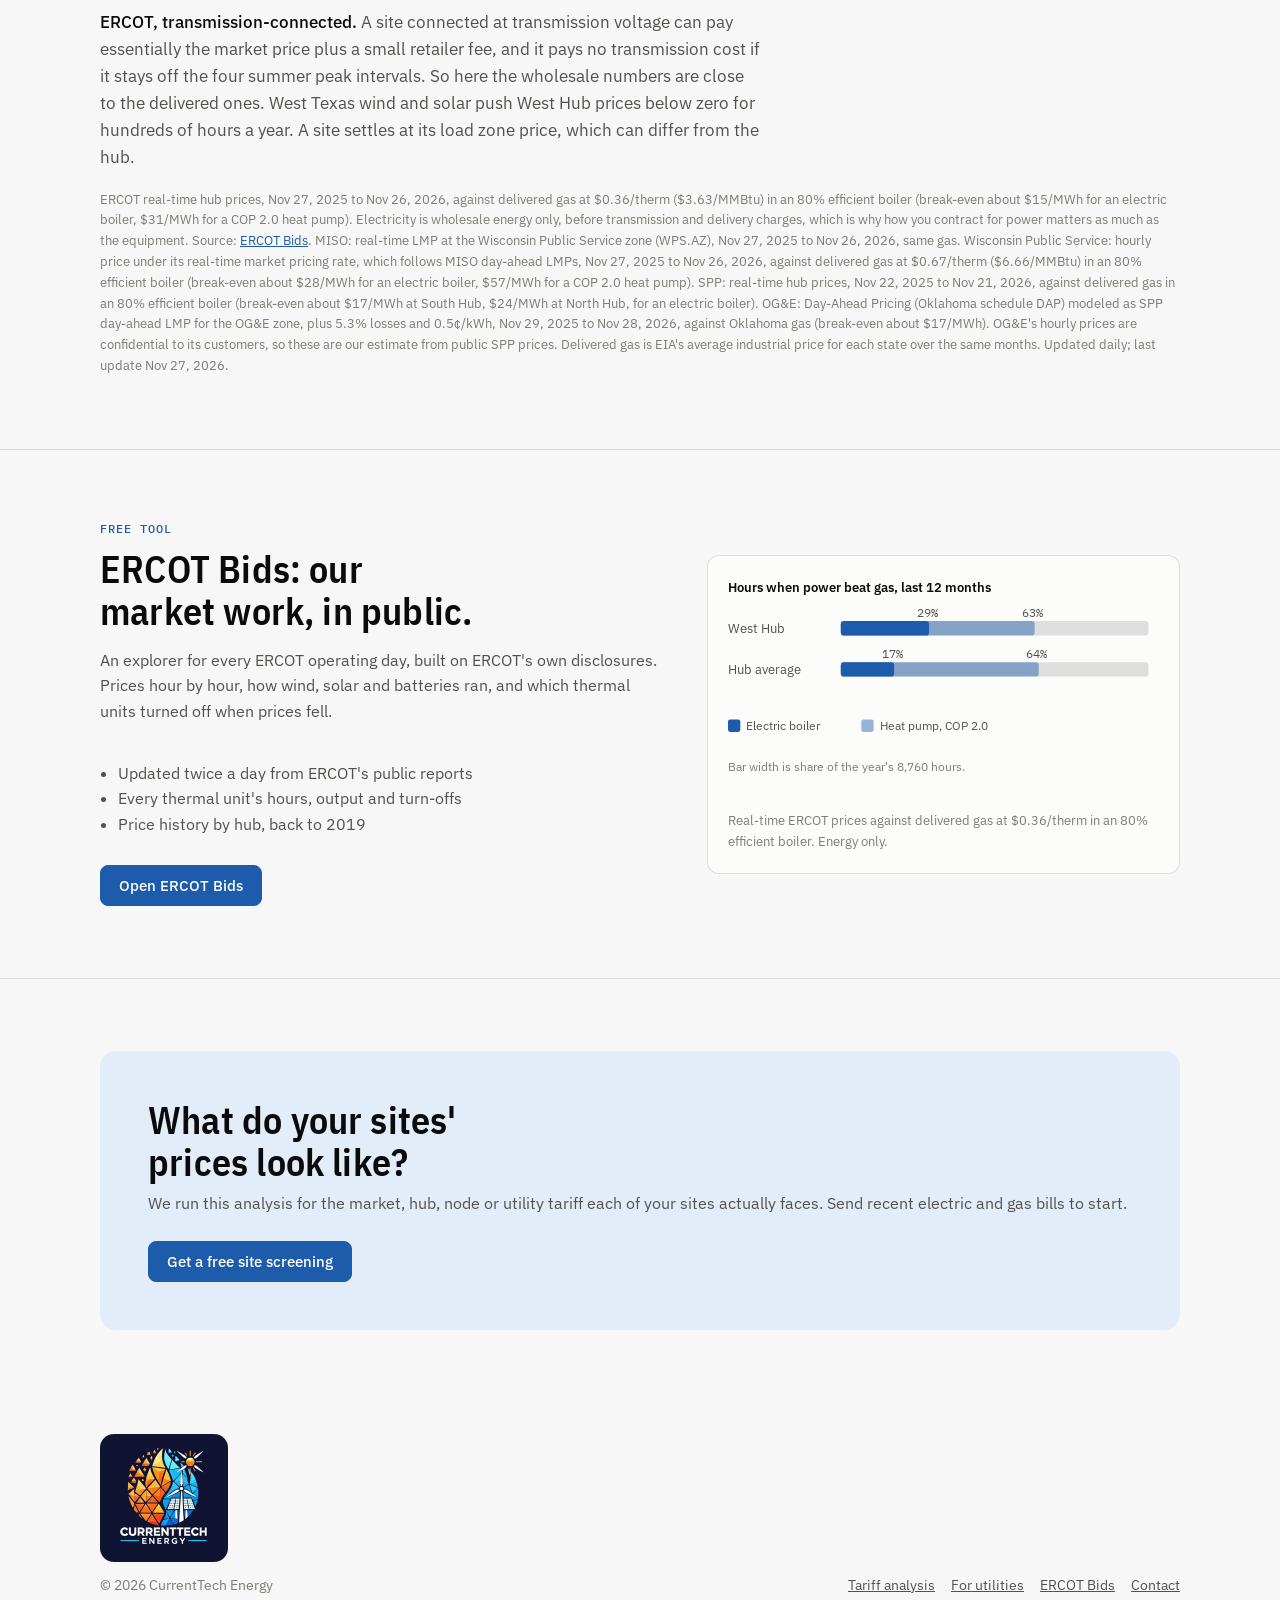
<file: tariff-analysis/index.html>
<!doctype html>
<html lang="en">
<head>
<meta charset="utf-8">
<meta name="viewport" content="width=device-width, initial-scale=1, viewport-fit=cover">
<title>Tariff analysis · CurrentTech Energy</title>
<meta name="description" content="Utility real-time rates and hour-by-hour ERCOT, MISO and SPP prices against delivered gas: how often an electric boiler or heat pump beats a gas boiler, updated daily.">
<link rel="canonical" href="https://currenttech.energy/tariff-analysis/">
<meta property="og:type" content="website">
<meta property="og:site_name" content="CurrentTech Energy">
<meta property="og:title" content="Cheap hours aren't rare. They're a resource.">
<meta property="og:description" content="Utility rates and wholesale prices against delivered gas, hour by hour, updated daily.">
<meta property="og:url" content="https://currenttech.energy/tariff-analysis/">
<meta property="og:image" content="https://currenttech.energy/og-image.png">
<meta property="og:image:width" content="1200">
<meta property="og:image:height" content="630">
<meta property="og:image:alt" content="A year of hourly ERCOT West Hub prices, sorted, against the cost of heat from a gas boiler">
<meta name="twitter:card" content="summary_large_image">
<link rel="icon" href="../favicon.svg" type="image/svg+xml">
<link rel="icon" href="../favicon.ico" sizes="48x48">
<link rel="apple-touch-icon" href="../apple-touch-icon.png">
<link rel="preconnect" href="https://fonts.googleapis.com">
<link rel="preconnect" href="https://fonts.gstatic.com" crossorigin>
<link rel="stylesheet" href="https://fonts.googleapis.com/css2?family=IBM+Plex+Mono:wght@400;500&family=IBM+Plex+Sans:wght@400;500;600&family=IBM+Plex+Sans+Condensed:wght@600&display=swap">
<link rel="stylesheet" href="../style.css">
</head>
<body>
<a class="skip" href="#main">Skip to content</a>
<header class="top">
  <div class="wrap">
    <a class="brand" href="../"><img src="../favicon.svg" alt="" width="28" height="28"><span>CurrentTech Energy</span></a>
    <nav class="nav" aria-label="Main">
      <a href="../" class="home-link">Home</a>
      <a href="./" class="hide-sm" aria-current="page">Tariff<span class="hide-xs"> analysis</span></a>
      <a class="btn small" href="../contact/">Contact</a>
    </nav>
  </div>
</header>

<main id="main">
  <section class="hero">
    <div class="wrap">
      <p class="eyebrow">Tariff analysis</p>
      <h1>Cheap hours aren't rare. <em>They're a resource.</em></h1>
      <p class="lede">Most thermal electrification evaluations assume a fixed price for electricity. Invariably, that price is too high to achieve significant thermal decarbonization, except where there is a large heat recovery opportunity.</p>
      <p class="intro">We look at the other side of the coin: how to buy electricity when it's cheap and renewable. Our strategy is hybrid heating that keeps your existing boilers and adds an electric solution in parallel. When electricity prices are low enough, the heating moves to electric; when prices and carbon rise, it moves back to natural gas. The result is lower carbon, lower capex and lower opex.</p>
      <p class="intro">At the heart of this is a simple fact: renewables push hourly electricity prices down, so when power is cheap, it is renewable. We analyze wholesale markets to see which technology options those cheap prices enable. Every number below is the last 12 months of hourly prices against delivered gas, for an electric boiler and a heat pump at COP of 2.0 (two units of heat per unit of electricity), updated daily.</p>
    </div>
  </section>

  <section id="tariffs">
    <!-- Values in data-stat elements are rewritten daily by scripts/prices/stats.py (see .github/workflows/update-prices.yml). Edit the words around them freely, but keep the data-stat attributes. -->
    <div class="wrap">
      <h2>Rates that pass cheap hours through to the bill.</h2>
      <div class="prose">
        <p>We spend our time in utility tariff books, finding rates that reward flexibility with lower energy, demand, capacity, transmission and distribution charges. Ideally, we tap into real-time pricing programs that let you pick off only the cheapest and cleanest hours. Here are three, with the share of the last 12 months in which an electric boiler (e-boiler) and a heat pump each beat a gas boiler. By choosing these hours, the boiler only runs when it costs less than gas, enabling an ROI that would not have existed for 24/7 electrification.</p>
      </div>
      <table class="plain wide">
        <thead><tr><th scope="col">Rate</th><th scope="col" class="num">E-boiler hours</th><th scope="col" class="num">E-boiler</th><th scope="col" class="num">Heat pump</th><th scope="col" class="num">Below $0</th><th scope="col" class="num">Delivered gas</th></tr></thead>
        <tbody>
          <tr><th scope="row">Wisconsin Public Service, real-time market pricing</th><td class="num"><span data-stat="wisconsin.eb_hours">2,720</span></td><td class="num"><span data-stat="wisconsin.eb_pct">31</span>%</td><td class="num"><span data-stat="wisconsin.hp_pct">81</span>%</td><td class="num"><span data-stat="wisconsin.neg_pct">0</span>%</td><td class="num">$<span data-stat="wisconsin.gas_usd_therm">0.67</span>/therm</td></tr>
          <tr><th scope="row">OG&amp;E, Day-Ahead Pricing</th><td class="num"><span data-stat="oge.eb_hours">1,480</span></td><td class="num"><span data-stat="oge.eb_pct">17</span>%</td><td class="num"><span data-stat="oge.hp_pct">53</span>%</td><td class="num"><span data-stat="oge.neg_pct">5</span>%</td><td class="num">$<span data-stat="oge.gas_usd_therm">0.39</span>/therm</td></tr>
          <tr><th scope="row">ERCOT, transmission-connected, West Hub</th><td class="num"><span data-stat="ercot_west.eb_hours">2,510</span></td><td class="num"><span data-stat="ercot_west.eb_pct">29</span>%</td><td class="num"><span data-stat="ercot_west.hp_pct">63</span>%</td><td class="num"><span data-stat="ercot_west.neg_pct">12</span>%</td><td class="num">$<span data-stat="ercot_west.gas_usd_therm">0.36</span>/therm</td></tr>
        </tbody>
      </table>
      <div class="prose">
        <p><b>Wisconsin Public Service (MISO).</b> The rate follows MISO's day-ahead price, plus losses, with a $7/MWh floor, so it never goes below zero even when MISO does.</p>
        <p><b>OG&amp;E (SPP).</b> OG&amp;E prices each hour from SPP's day-ahead price for its zone, plus losses and 0.5¢/kWh. Only load above your baseline pays the hourly price, so a new electric boiler runs entirely on it. With no floor, negative day-ahead prices pass straight through.</p>
        <p><b>ERCOT, transmission-connected.</b> A site connected at transmission voltage can pay essentially the market price plus a small retailer fee, and it pays no transmission cost if it stays off the four summer peak intervals. So here the wholesale numbers are close to the delivered ones. West Texas wind and solar push West Hub prices below zero for hundreds of hours a year. A site settles at its load zone price, which can differ from the hub.</p>
      </div>
      <p class="footnote">ERCOT real-time hub prices, <span data-stat="site.ercot_period">Nov 27, 2025 to Nov 26, 2026</span>, against delivered gas at $<span data-stat="ercot_west.gas_usd_therm">0.36</span>/therm ($<span data-stat="ercot_west.gas_usd_mmbtu">3.63</span>/MMBtu) in an 80% efficient boiler (break-even about $<span data-stat="ercot_west.breakeven_eb">15</span>/MWh for an electric boiler, $<span data-stat="ercot_west.breakeven_hp">31</span>/MWh for a COP 2.0 heat pump). Electricity is wholesale energy only, before transmission and delivery charges, which is why how you contract for power matters as much as the equipment. Source: <a href="https://ercotbids.currenttech.energy/prices.html">ERCOT Bids</a>. MISO: real-time LMP at the Wisconsin Public Service zone (WPS.AZ), <span data-stat="site.miso_period">Nov 27, 2025 to Nov 26, 2026</span>, same gas. Wisconsin Public Service: hourly price under its real-time market pricing rate, which follows MISO day-ahead LMPs, <span data-stat="site.wisconsin_period">Nov 27, 2025 to Nov 26, 2026</span>, against delivered gas at $<span data-stat="wisconsin.gas_usd_therm">0.67</span>/therm ($<span data-stat="wisconsin.gas_usd_mmbtu">6.66</span>/MMBtu) in an 80% efficient boiler (break-even about $<span data-stat="wisconsin.breakeven_eb">28</span>/MWh for an electric boiler, $<span data-stat="wisconsin.breakeven_hp">57</span>/MWh for a COP 2.0 heat pump). SPP: real-time hub prices, <span data-stat="site.spp_period">Nov 22, 2025 to Nov 21, 2026</span>, against delivered gas in an 80% efficient boiler (break-even about $<span data-stat="spp_south.breakeven_eb">17</span>/MWh at South Hub, $<span data-stat="spp_north.breakeven_eb">24</span>/MWh at North Hub, for an electric boiler). OG&amp;E: Day-Ahead Pricing (Oklahoma schedule DAP) modeled as SPP day-ahead LMP for the OG&amp;E zone, plus 5.3% losses and 0.5¢/kWh, <span data-stat="site.oge_period">Nov 29, 2025 to Nov 28, 2026</span>, against Oklahoma gas (break-even about $<span data-stat="oge.breakeven_eb">17</span>/MWh). OG&amp;E's hourly prices are confidential to its customers, so these are our estimate from public SPP prices. Delivered gas is EIA's average industrial price for each state over the same months. Updated daily; last update <span data-stat="site.updated">Nov 27, 2026</span>.</p>
    </div>
  </section>

  <section id="ercot-bids">
    <div class="wrap feature">
      <div>
        <p class="eyebrow">Free tool</p>
        <h2>ERCOT Bids: our market work, in public.</h2>
        <p class="intro">An explorer for every ERCOT operating day, built on ERCOT's own disclosures. Prices hour by hour, how wind, solar and batteries ran, and which thermal units turned off when prices fell.</p>
        <ul>
          <li>Updated twice a day from ERCOT's public reports</li>
          <li>Every thermal unit's hours, output and turn-offs</li>
          <li>Price history by hub, back to 2019</li>
        </ul>
        <div class="ctas">
          <a class="btn" href="https://ercotbids.currenttech.energy/">Open ERCOT Bids</a>
        </div>
      </div>
      <figure>
        <svg viewBox="0 0 420 220" role="img" aria-labelledby="fig-t" style="width:100%;height:auto;display:block">
          <title id="fig-t">Share of hours in the last 12 months when electricity beat delivered gas for heat, at ERCOT West Hub and the ERCOT hub average, for an electric boiler and a heat pump at COP 2.0.</title>
          <g font-family="IBM Plex Sans, system-ui, sans-serif" font-size="13" fill="currentColor" style="color:var(--ink-2)">
            <text x="0" y="16" style="fill:var(--ink)" font-weight="600">Hours when power beat gas, last 12 months</text>
            <text x="0" y="56">West Hub</text>
            <rect x="110" y="44" width="300" height="14" rx="3" style="fill:var(--line)"/>
            <rect data-stat-svgw="ercot_west.hp_pct" x="110" y="44" width="189" height="14" rx="3" style="fill:var(--accent);opacity:.45"/>
            <rect data-stat-svgw="ercot_west.eb_pct" x="110" y="44" width="86" height="14" rx="3" style="fill:var(--accent)"/>
            <text x="0" y="96">Hub average</text>
            <rect x="110" y="84" width="300" height="14" rx="3" style="fill:var(--line)"/>
            <rect data-stat-svgw="ercot_hubavg.hp_pct" x="110" y="84" width="193" height="14" rx="3" style="fill:var(--accent);opacity:.45"/>
            <rect data-stat-svgw="ercot_hubavg.eb_pct" x="110" y="84" width="52" height="14" rx="3" style="fill:var(--accent)"/>
            <g font-family="IBM Plex Mono, monospace" font-size="12">
              <text data-stat-svgx="ercot_west.eb_pct" x="184" y="40"><tspan data-stat="ercot_west.eb_pct">29</tspan>%</text><text data-stat-svgx="ercot_west.hp_pct" x="287" y="40"><tspan data-stat="ercot_west.hp_pct">63</tspan>%</text>
              <text data-stat-svgx="ercot_hubavg.eb_pct" x="150" y="80"><tspan data-stat="ercot_hubavg.eb_pct">17</tspan>%</text><text data-stat-svgx="ercot_hubavg.hp_pct" x="291" y="80"><tspan data-stat="ercot_hubavg.hp_pct">64</tspan>%</text>
            </g>
            <g font-size="12">
              <rect x="0" y="140" width="12" height="12" rx="2" style="fill:var(--accent)"/><text x="18" y="150">Electric boiler</text>
              <rect x="130" y="140" width="12" height="12" rx="2" style="fill:var(--accent);opacity:.45"/><text x="148" y="150">Heat pump, COP 2.0</text>
              <text x="0" y="190" style="fill:var(--muted)">Bar width is share of the year's 8,760 hours.</text>
            </g>
          </g>
        </svg>
        <figcaption>Real-time ERCOT prices against delivered gas at $<span data-stat="ercot_west.gas_usd_therm">0.36</span>/therm in an 80% efficient boiler. Energy only.</figcaption>
      </figure>
    </div>
  </section>

  <section>
    <div class="wrap">
      <div class="close">
        <div>
          <h2>What do your sites' prices look like?</h2>
          <p>We run this analysis for the market, hub, node or utility tariff each of your sites actually faces. Send recent electric and gas bills to start.</p>
        </div>
        <div class="ctas">
          <a class="btn" href="../contact/?topic=screening">Get a free site screening</a>
        </div>
      </div>
    </div>
  </section>
</main>

<footer>
  <div class="wrap">
    <div class="foot-brand"><img src="../currenttech-logo.png" alt="CurrentTech Energy logo" width="128" height="128" loading="lazy"><span>© 2026 CurrentTech Energy</span></div>
    <nav aria-label="Footer">
      <a href="../tariff-analysis/">Tariff analysis</a>
      <a href="../utilities/">For utilities</a>
      <a href="https://ercotbids.currenttech.energy/">ERCOT Bids</a>
      <a href="../contact/">Contact</a>
    </nav>
  </div>
</footer>
</body>
</html>
</file>
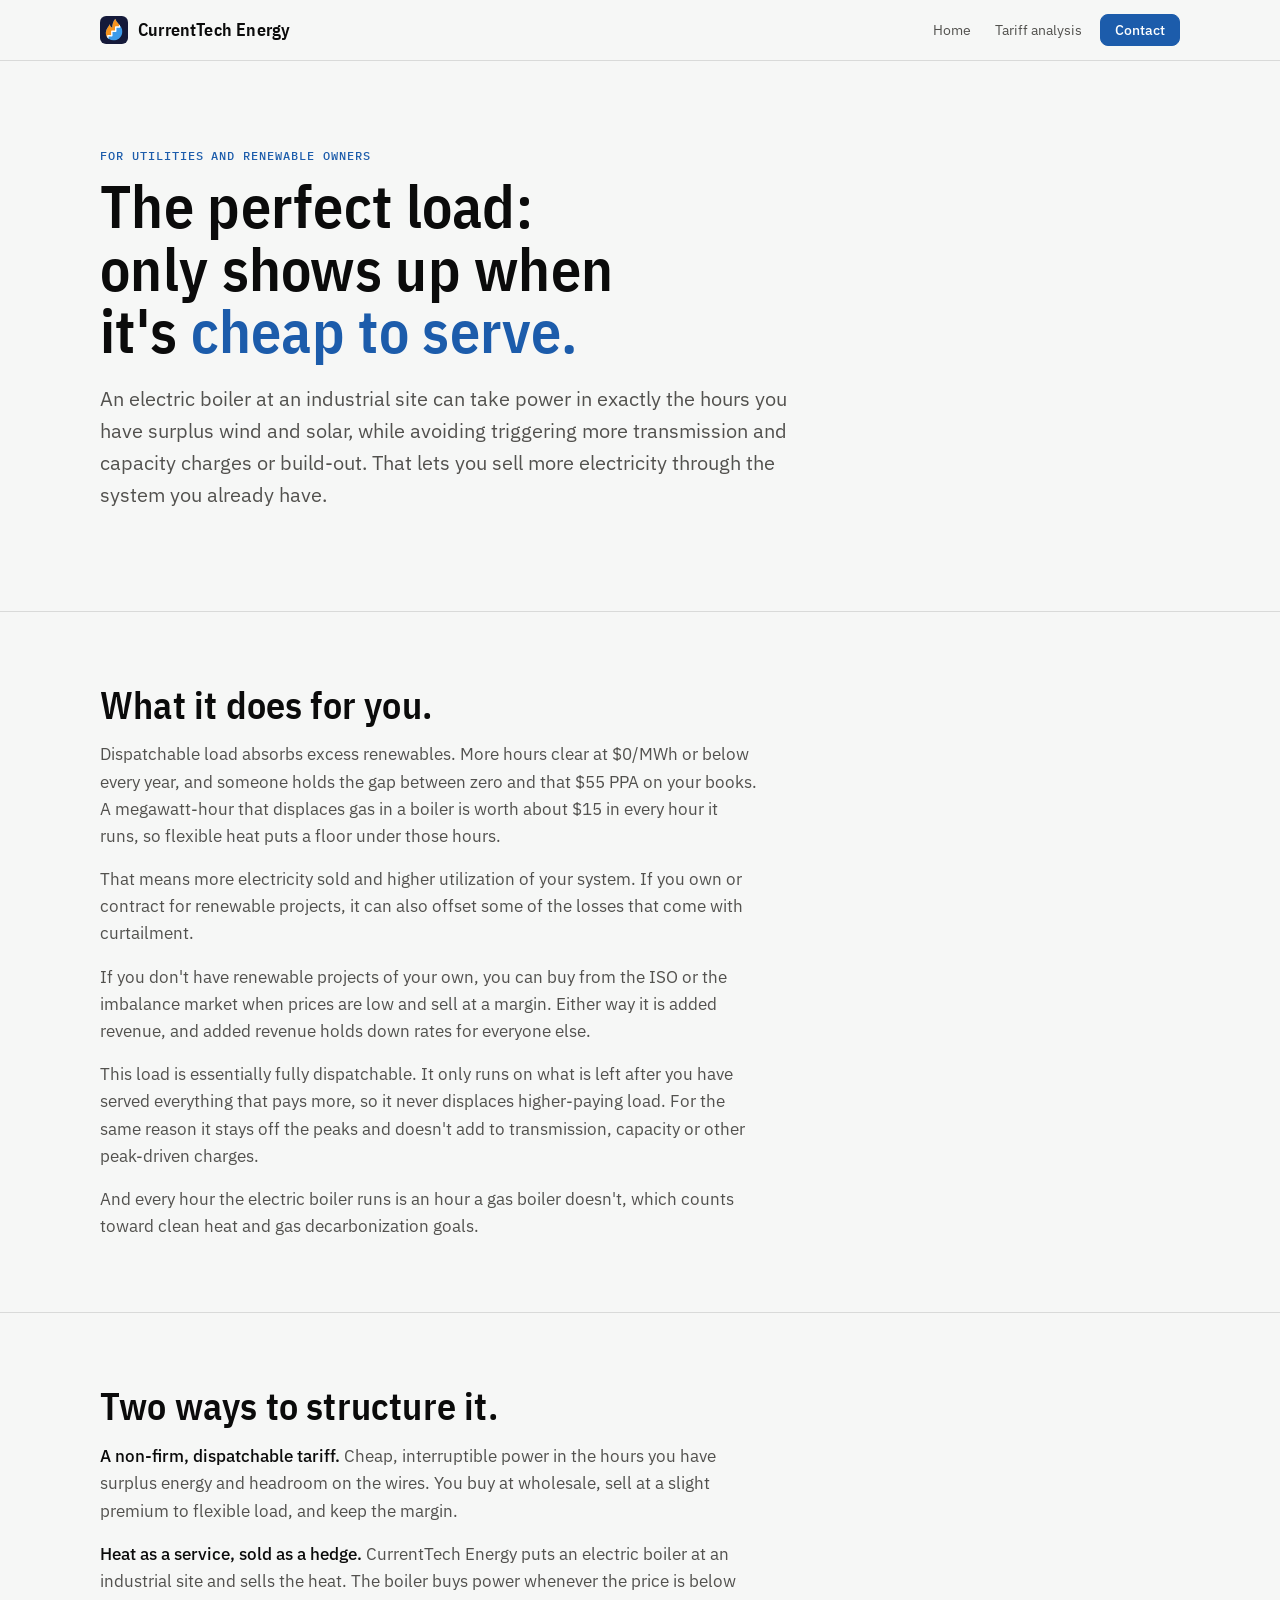
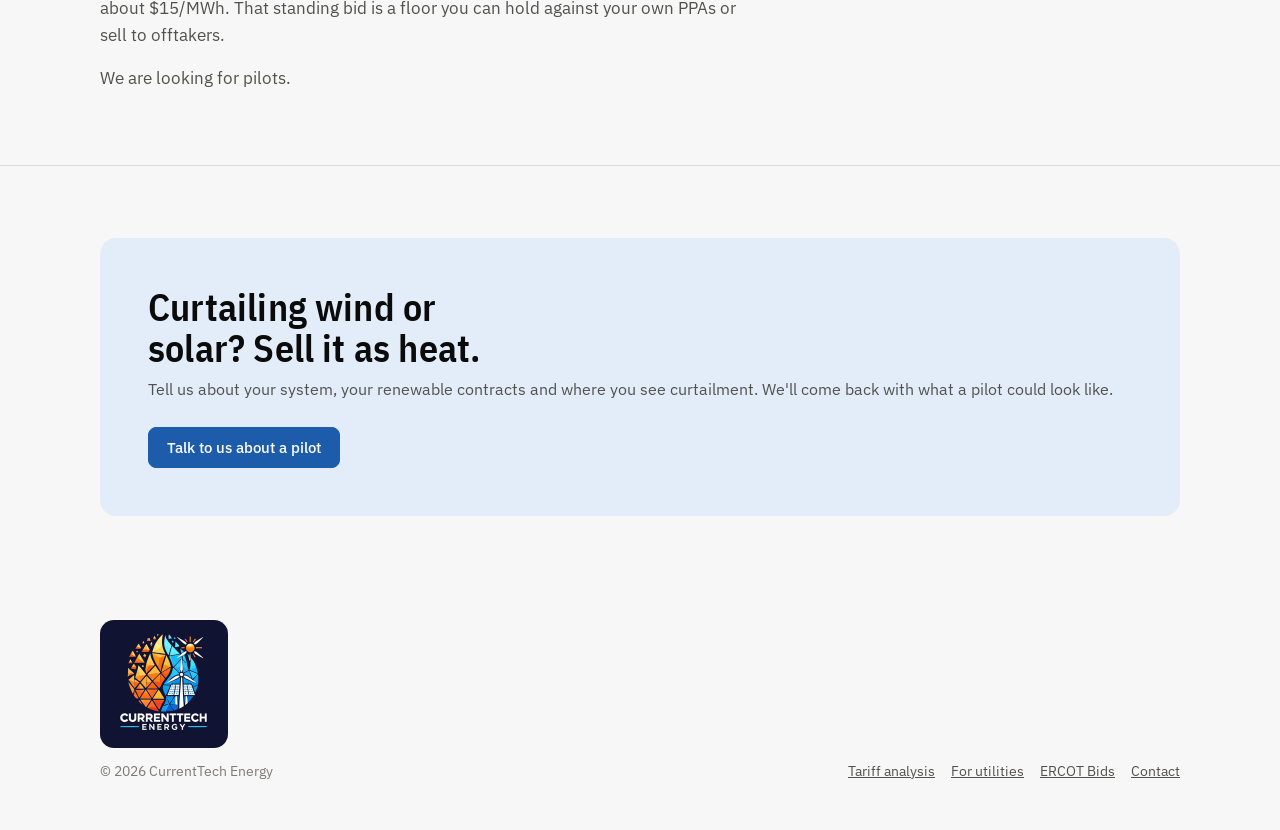
<file: utilities/index.html>
<!doctype html>
<html lang="en">
<head>
<meta charset="utf-8">
<meta name="viewport" content="width=device-width, initial-scale=1, viewport-fit=cover">
<title>For utilities · CurrentTech Energy</title>
<meta name="description" content="Dispatchable electric heat for utilities, co-ops and renewable owners: new load that runs only in surplus hours and puts a floor under the price of renewable power.">
<link rel="canonical" href="https://currenttech.energy/utilities/">
<meta property="og:type" content="website">
<meta property="og:site_name" content="CurrentTech Energy">
<meta property="og:title" content="The perfect load: only shows up when it's cheap to serve.">
<meta property="og:description" content="Dispatchable electric heat for utilities, co-ops and renewable owners.">
<meta property="og:url" content="https://currenttech.energy/utilities/">
<meta property="og:image" content="https://currenttech.energy/og-image.png">
<meta property="og:image:width" content="1200">
<meta property="og:image:height" content="630">
<meta property="og:image:alt" content="A year of hourly ERCOT West Hub prices, sorted, against the cost of heat from a gas boiler">
<meta name="twitter:card" content="summary_large_image">
<link rel="icon" href="../favicon.svg" type="image/svg+xml">
<link rel="icon" href="../favicon.ico" sizes="48x48">
<link rel="apple-touch-icon" href="../apple-touch-icon.png">
<link rel="preconnect" href="https://fonts.googleapis.com">
<link rel="preconnect" href="https://fonts.gstatic.com" crossorigin>
<link rel="stylesheet" href="https://fonts.googleapis.com/css2?family=IBM+Plex+Mono:wght@400;500&family=IBM+Plex+Sans:wght@400;500;600&family=IBM+Plex+Sans+Condensed:wght@600&display=swap">
<link rel="stylesheet" href="../style.css">
</head>
<body>
<a class="skip" href="#main">Skip to content</a>
<header class="top">
  <div class="wrap">
    <a class="brand" href="../"><img src="../favicon.svg" alt="" width="28" height="28"><span>CurrentTech Energy</span></a>
    <nav class="nav" aria-label="Main">
      <a href="../" class="home-link">Home</a>
      <a href="../tariff-analysis/" class="hide-sm">Tariff<span class="hide-xs"> analysis</span></a>
      <a class="btn small" href="../contact/">Contact</a>
    </nav>
  </div>
</header>

<main id="main">
  <section class="hero">
    <div class="wrap">
      <p class="eyebrow">For utilities and renewable owners</p>
      <h1>The perfect load: only shows up when it's <em>cheap to serve.</em></h1>
      <p class="lede">An electric boiler at an industrial site can take power in exactly the hours you have surplus wind and solar, while avoiding triggering more transmission and capacity charges or build-out. That lets you sell more electricity through the system you already have.</p>
    </div>
  </section>

  <section id="why">
    <!-- Values in data-stat elements are rewritten daily by scripts/prices/stats.py. Keep the data-stat attributes. -->
    <div class="wrap">
      <h2>What it does for you.</h2>
      <div class="prose">
        <p>Dispatchable load absorbs excess renewables. More hours clear at $0/MWh or below every year, and someone holds the gap between zero and that $55 PPA on your books. A megawatt-hour that displaces gas in a boiler is worth about $<span data-stat="ercot_west.breakeven_eb">15</span> in every hour it runs, so flexible heat puts a floor under those hours.</p>
        <p>That means more electricity sold and higher utilization of your system. If you own or contract for renewable projects, it can also offset some of the losses that come with curtailment.</p>
        <p>If you don't have renewable projects of your own, you can buy from the ISO or the imbalance market when prices are low and sell at a margin. Either way it is added revenue, and added revenue holds down rates for everyone else.</p>
        <p>This load is essentially fully dispatchable. It only runs on what is left after you have served everything that pays more, so it never displaces higher-paying load. For the same reason it stays off the peaks and doesn't add to transmission, capacity or other peak-driven charges.</p>
        <p>And every hour the electric boiler runs is an hour a gas boiler doesn't, which counts toward clean heat and gas decarbonization goals.</p>
      </div>
    </div>
  </section>

  <section id="how">
    <div class="wrap">
      <h2>Two ways to structure it.</h2>
      <div class="prose">
        <p><b>A non-firm, dispatchable tariff.</b> Cheap, interruptible power in the hours you have surplus energy and headroom on the wires. You buy at wholesale, sell at a slight premium to flexible load, and keep the margin.</p>
        <p><b>Heat as a service, sold as a hedge.</b> CurrentTech Energy puts an electric boiler at an industrial site and sells the heat. The boiler buys power whenever the price is below about $<span data-stat="ercot_west.breakeven_eb">15</span>/MWh. That standing bid is a floor you can hold against your own PPAs or sell to offtakers.</p>
        <p>We are looking for pilots.</p>
      </div>
    </div>
  </section>

  <section>
    <div class="wrap">
      <div class="close">
        <div>
          <h2>Curtailing wind or solar? Sell it as heat.</h2>
          <p>Tell us about your system, your renewable contracts and where you see curtailment. We'll come back with what a pilot could look like.</p>
        </div>
        <div class="ctas">
          <a class="btn" href="../contact/?topic=utilities">Talk to us about a pilot</a>
        </div>
      </div>
    </div>
  </section>
</main>

<footer>
  <div class="wrap">
    <div class="foot-brand"><img src="../currenttech-logo.png" alt="CurrentTech Energy logo" width="128" height="128" loading="lazy"><span>© 2026 CurrentTech Energy</span></div>
    <nav aria-label="Footer">
      <a href="../tariff-analysis/">Tariff analysis</a>
      <a href="../utilities/">For utilities</a>
      <a href="https://ercotbids.currenttech.energy/">ERCOT Bids</a>
      <a href="../contact/">Contact</a>
    </nav>
  </div>
</footer>
</body>
</html>
</file>
<file: style.css>
/* CurrentTech Energy. Shares its palette and type with ERCOT Bids (ercotbids.currenttech.energy). */
:root {
  color-scheme: light;
  --page: #f6f7f6;
  --surface: #fcfcfb;
  --ink: #0b0b0b;
  --ink-2: #52514e;
  --muted: #7d7b75;
  --line: rgba(11, 11, 11, 0.12);
  --accent: #1c5cab;
  --accent-ink: #ffffff;
  --accent-soft: #e3edf9;
  --spark: #eda100;
  --font-ui: "IBM Plex Sans", system-ui, -apple-system, "Segoe UI", sans-serif;
  --font-head: "IBM Plex Sans Condensed", "IBM Plex Sans", system-ui, sans-serif;
  --font-data: "IBM Plex Mono", ui-monospace, "SFMono-Regular", Menlo, monospace;
}
@media (prefers-color-scheme: dark) {
  :root:not([data-theme="light"]) {
    color-scheme: dark;
    --page: #0f0f0f; --surface: #1a1a19; --ink: #ffffff; --ink-2: #c3c2b7; --muted: #8f8d86;
    --line: rgba(255, 255, 255, 0.12); --accent: #6da7ec; --accent-ink: #0b0b0b; --accent-soft: #1c2a3d; --spark: #ffb547;
  }
}
:root[data-theme="dark"] {
  color-scheme: dark;
  --page: #0f0f0f; --surface: #1a1a19; --ink: #ffffff; --ink-2: #c3c2b7; --muted: #8f8d86;
  --line: rgba(255, 255, 255, 0.12); --accent: #6da7ec; --accent-ink: #0b0b0b; --accent-soft: #1c2a3d; --spark: #ffb547;
}

* { box-sizing: border-box; }
html, body { margin: 0; }
html { scroll-behavior: smooth; scroll-padding-top: 72px; }
body { background: var(--page); color: var(--ink); font: 16px/1.6 var(--font-ui); -webkit-font-smoothing: antialiased; }
a { color: var(--accent); }
img { max-width: 100%; }
.wrap { max-width: 1120px; margin: 0 auto; padding-inline: 20px; }
.skip { position: absolute; left: -10000px; }
.skip:focus { left: 16px; top: 12px; z-index: 20; background: var(--surface); padding: 8px 12px; }

/* header */
.top { position: sticky; top: 0; z-index: 10; background: color-mix(in srgb, var(--page) 92%, transparent); backdrop-filter: blur(8px); border-bottom: 1px solid var(--line); }
.top .wrap { display: flex; align-items: center; gap: 16px; min-height: 60px; }
.brand { display: flex; align-items: center; gap: 10px; color: var(--ink); text-decoration: none; font: 600 18px/1 var(--font-head); letter-spacing: 0.01em; margin-right: auto; }
.brand img { width: 28px; height: 28px; }
.nav { display: flex; align-items: center; gap: 4px; font-size: 14px; }
.nav a { color: var(--ink-2); text-decoration: none; padding: 6px 10px; border-radius: 999px; }
.nav a:hover { color: var(--ink); background: var(--accent-soft); }
.nav a[aria-current="page"] { color: var(--ink); background: var(--accent-soft); }
.nav a.btn, .nav a.btn:hover { color: var(--accent-ink); background: var(--accent); border-radius: 8px; padding: 8px 14px; margin-left: 4px; }
.btn { display: inline-flex; align-items: center; gap: 8px; font: 500 15px/1 var(--font-ui); text-decoration: none; padding: 12px 18px; border-radius: 8px; border: 1px solid var(--accent); background: var(--accent); color: var(--accent-ink); white-space: nowrap; }
.btn:hover { filter: brightness(1.08); }
.btn.ghost { background: transparent; color: var(--ink); border-color: var(--line); }
.btn.ghost:hover { border-color: var(--muted); filter: none; }
.btn.small { padding: 8px 14px; font-size: 14px; }
@media (max-width: 760px) {
  /* Two rows on phones: brand, then every link, so Markets and How we work stay reachable. */
  .top .wrap { flex-wrap: wrap; row-gap: 0; padding-block: 10px 8px; }
  .nav { width: 100%; margin-left: -10px; }
  .nav a.btn { margin-left: auto; }
  .nav a { white-space: nowrap; }
  .nav a.home-link { display: none; } /* the logo is the home link on phones */
}
@media (max-width: 400px) {
  .nav a { padding: 6px 7px; font-size: 13px; }
  .nav a.btn { padding: 7px 11px; }
}
@media (max-width: 370px) {
  .nav .hide-xs { display: none; }
}

/* sections */
section { padding-block: 72px; border-bottom: 1px solid var(--line); }
section:last-of-type { border-bottom: 0; }
.eyebrow { font: 500 12px/1.2 var(--font-data); letter-spacing: 0.08em; text-transform: uppercase; color: var(--accent); margin: 0 0 12px; }
h1, h2, h3 { font-family: var(--font-head); font-weight: 600; letter-spacing: 0.005em; text-wrap: balance; }
h1 { font-size: clamp(36px, 6vw, 60px); line-height: 1.04; margin: 0 0 20px; max-width: 18ch; }
h2 { font-size: clamp(28px, 4vw, 38px); line-height: 1.1; margin: 0 0 16px; max-width: 24ch; }
h3 { font-size: 20px; line-height: 1.2; margin: 0 0 8px; }
.lede { font-size: clamp(17px, 2vw, 20px); color: var(--ink-2); max-width: 60ch; margin: 0 0 28px; }
.intro { color: var(--ink-2); max-width: 92ch; margin: 0 0 36px; }
.ctas { display: flex; flex-wrap: wrap; gap: 12px; }

/* hero */
.hero { padding-block: 88px 72px; }
.hero h1 em { font-style: normal; color: var(--accent); }

/* stats */
.stats { display: grid; grid-template-columns: repeat(3, minmax(0, 1fr)); gap: 16px; margin: 0; }
.stat { background: var(--surface); border: 1px solid var(--line); border-radius: 12px; padding: 22px; display: flex; flex-direction: column; gap: 8px; }
.stat .num { font: 500 clamp(36px, 5vw, 48px)/1 var(--font-data); color: var(--ink); }
.stat .num small { font-size: 0.5em; color: var(--muted); }
.stat p { margin: 0; color: var(--ink-2); font-size: 15px; }
.stat .tag { font: 500 11px/1.3 var(--font-data); letter-spacing: 0.08em; text-transform: uppercase; color: var(--muted); }
.bar { height: 6px; border-radius: 3px; background: var(--line); overflow: hidden; }
.bar span { display: block; height: 100%; background: var(--accent); }
.footnote { font-size: 13px; color: var(--muted); max-width: none; margin: 18px 0 0; }
h3.sub { margin-top: 40px; }
.intro.tight { margin-bottom: 20px; }
.intro.after { margin: 28px 0 0; }
.intro.after + .ctas { margin-top: 24px; }

/* cards */
.grid { display: grid; grid-template-columns: repeat(2, minmax(0, 1fr)); gap: 16px; }
.grid.three { grid-template-columns: repeat(3, minmax(0, 1fr)); }
.card { background: var(--surface); border: 1px solid var(--line); border-radius: 12px; padding: 26px; }
.card p { margin: 0 0 12px; color: var(--ink-2); }
.card ul { margin: 0; padding-left: 18px; color: var(--ink-2); display: flex; flex-direction: column; gap: 4px; font-size: 15px; }
.card .tag { font: 500 11px/1 var(--font-data); letter-spacing: 0.08em; text-transform: uppercase; color: var(--muted); margin: 0 0 14px; }

/* steps */
.steps { list-style: none; margin: 0; padding: 0; display: grid; grid-template-columns: repeat(4, minmax(0, 1fr)); gap: 16px; counter-reset: s; }
.steps li { counter-increment: s; border-top: 2px solid var(--accent); padding-top: 16px; }
.steps li::before { content: "0" counter(s); font: 500 13px var(--font-data); color: var(--accent); display: block; margin-bottom: 8px; }
.steps p { margin: 0; color: var(--ink-2); font-size: 15px; }

/* feature: ERCOT Bids */
.feature { display: grid; grid-template-columns: minmax(0, 6fr) minmax(0, 5fr); gap: 40px; align-items: center; }
.feature figure { margin: 0; background: var(--surface); border: 1px solid var(--line); border-radius: 12px; padding: 20px; }
.feature figcaption { font-size: 13px; color: var(--muted); margin-top: 10px; }
.feature ul { padding-left: 18px; color: var(--ink-2); margin: 0 0 28px; }

/* about */
.person { display: grid; grid-template-columns: minmax(0, 7fr) minmax(0, 5fr); gap: 40px; align-items: start; }
.facts { list-style: none; margin: 0; padding: 0; display: flex; flex-direction: column; gap: 14px; }
.facts li { border-left: 3px solid var(--accent); padding-left: 14px; color: var(--ink-2); }
.facts b { display: block; color: var(--ink); font: 500 22px/1.2 var(--font-data); }
.prose p { color: var(--ink-2); max-width: 66ch; }

/* closing */
.close { background: var(--accent-soft); border-radius: 16px; padding: 48px; display: flex; flex-wrap: wrap; gap: 24px; align-items: center; justify-content: space-between; }
.close h2 { margin: 0 0 8px; }
.close p { margin: 0; color: var(--ink-2); }
footer { padding-block: 32px 48px; color: var(--muted); font-size: 14px; }
footer .wrap { display: flex; flex-wrap: wrap; gap: 12px 24px; justify-content: space-between; }
footer a { color: var(--ink-2); }
footer nav { display: flex; flex-wrap: wrap; gap: 16px; align-self: flex-end; }
.foot-brand { display: flex; flex-direction: column; gap: 12px; }
.foot-brand img { width: 128px; height: 128px; border-radius: 14px; }

@media (max-width: 900px) {
  .steps { grid-template-columns: repeat(2, minmax(0, 1fr)); }
  .grid.three { grid-template-columns: minmax(0, 1fr); }
}
@media (max-width: 760px) {
  section { padding-block: 52px; }
  .hero { padding-block: 56px 48px; }
  .stats, .grid, .feature, .person { grid-template-columns: minmax(0, 1fr); }
  .feature, .person { gap: 28px; }
  .close { padding: 28px; }
}
@media (max-width: 480px) {
  .steps { grid-template-columns: minmax(0, 1fr); }
  .brand span { font-size: 16px; }
}

/* prose-first home page */
.prose { max-width: 68ch; }
.prose p { color: var(--ink-2); margin: 0 0 16px; font-size: 17px; }
.prose p:last-child { margin-bottom: 0; }
figure.chart { margin: 28px 0; max-width: 820px; }
figure.chart figcaption { font-size: 13px; color: var(--muted); margin-top: 8px; }
.chart-tip { font: 500 13px/1.4 var(--font-data); color: var(--ink-2); min-height: 1.4em; margin: 6px 0 0; }
:root { --chart-price: #1c5cab; --chart-gas: #b97a00; }
@media (prefers-color-scheme: dark) { :root:not([data-theme="light"]) { --chart-price: #4a86d6; --chart-gas: #c2851a; } }
:root[data-theme="dark"] { --chart-price: #4a86d6; --chart-gas: #c2851a; }
svg.dc, svg.schem { width: 100%; height: auto; display: block; font-family: var(--font-ui); }
.dc-grid { stroke: var(--line); stroke-width: 1; }
.dc-zero { stroke: var(--muted); stroke-width: 1; }
.dc-tick { fill: var(--muted); font: 12px var(--font-data); }
.dc-axis, .dc-note { fill: var(--muted); font-size: 12px; }
.dc-label { fill: var(--ink-2); font-size: 13px; }
.dc-strong { fill: var(--ink); font-weight: 600; }
.dc-price { fill: none; stroke: var(--chart-price); stroke-width: 2; stroke-linejoin: round; }
.dc-gas { stroke: var(--chart-gas); stroke-width: 2; }
.dc-area { fill: var(--chart-price); opacity: 0.14; }
.dc-cross { stroke: var(--muted); stroke-width: 1; stroke-dasharray: 3 3; }
.dc-hair { stroke: var(--muted); stroke-width: 1; }
.dc-dot { fill: var(--chart-price); stroke: var(--page); stroke-width: 2; }
.sc-box { fill: var(--surface); stroke: var(--muted); stroke-width: 1.5; }
.sc-new { stroke: var(--chart-price); stroke-width: 2.5; }
.sc-txt { fill: var(--ink-2); font-size: 15px; }
svg.schem { max-width: 600px; }
.sc-strong { fill: var(--ink); font-weight: 600; }
.sc-note { fill: var(--muted); font-size: 12px; }
.sc-pipe { stroke: var(--muted); stroke-width: 3; }
.sc-newpipe { stroke: var(--chart-price); }
.sc-header { fill: var(--muted); }
.sc-arrow { fill: var(--muted); }
table.plain { border-collapse: collapse; margin: 20px 0 24px; width: 100%; max-width: 820px; font-size: 15px; }
table.plain th, table.plain td { text-align: left; padding: 10px 12px 10px 0; border-bottom: 1px solid var(--line); color: var(--ink-2); font-weight: 400; }
table.plain thead th { font-size: 13px; color: var(--muted); border-bottom-color: var(--muted); }
table.plain tbody th { color: var(--ink); font-weight: 500; }
table.plain .num { text-align: right; font-family: var(--font-data); padding-right: 0; padding-left: 12px; }
@media (max-width: 560px) { table.plain { font-size: 13px; } table.plain th:last-child, table.plain td:last-child { display: none; } }
.bio { display: grid; grid-template-columns: 220px minmax(0, 1fr); gap: 36px; align-items: start; }
.bio img { width: 100%; height: auto; border-radius: 10px; display: block; }
@media (max-width: 640px) { .bio { grid-template-columns: minmax(0, 1fr); gap: 20px; } .bio img { max-width: 180px; } }
@media (max-width: 560px) {
  .dc-tick { font-size: 23px; } .dc-axis { font-size: 21px; } .dc-label { font-size: 23px; } .dc-l1 { transform: translateY(-8px); } .dc-opt, .dc-note, .sc-opt { display: none; }
  .sc-txt { font-size: 18px; } .sc-note { font-size: 16px; }
}
table.plain.wide { max-width: 960px; }
table.plain b, .prose b { color: var(--ink); font-weight: 500; }
@media (max-width: 560px) { table.plain.wide th, table.plain.wide td { padding-right: 0; padding-left: 8px; } table.plain.wide th:first-child { padding-left: 0; } }
</file>
